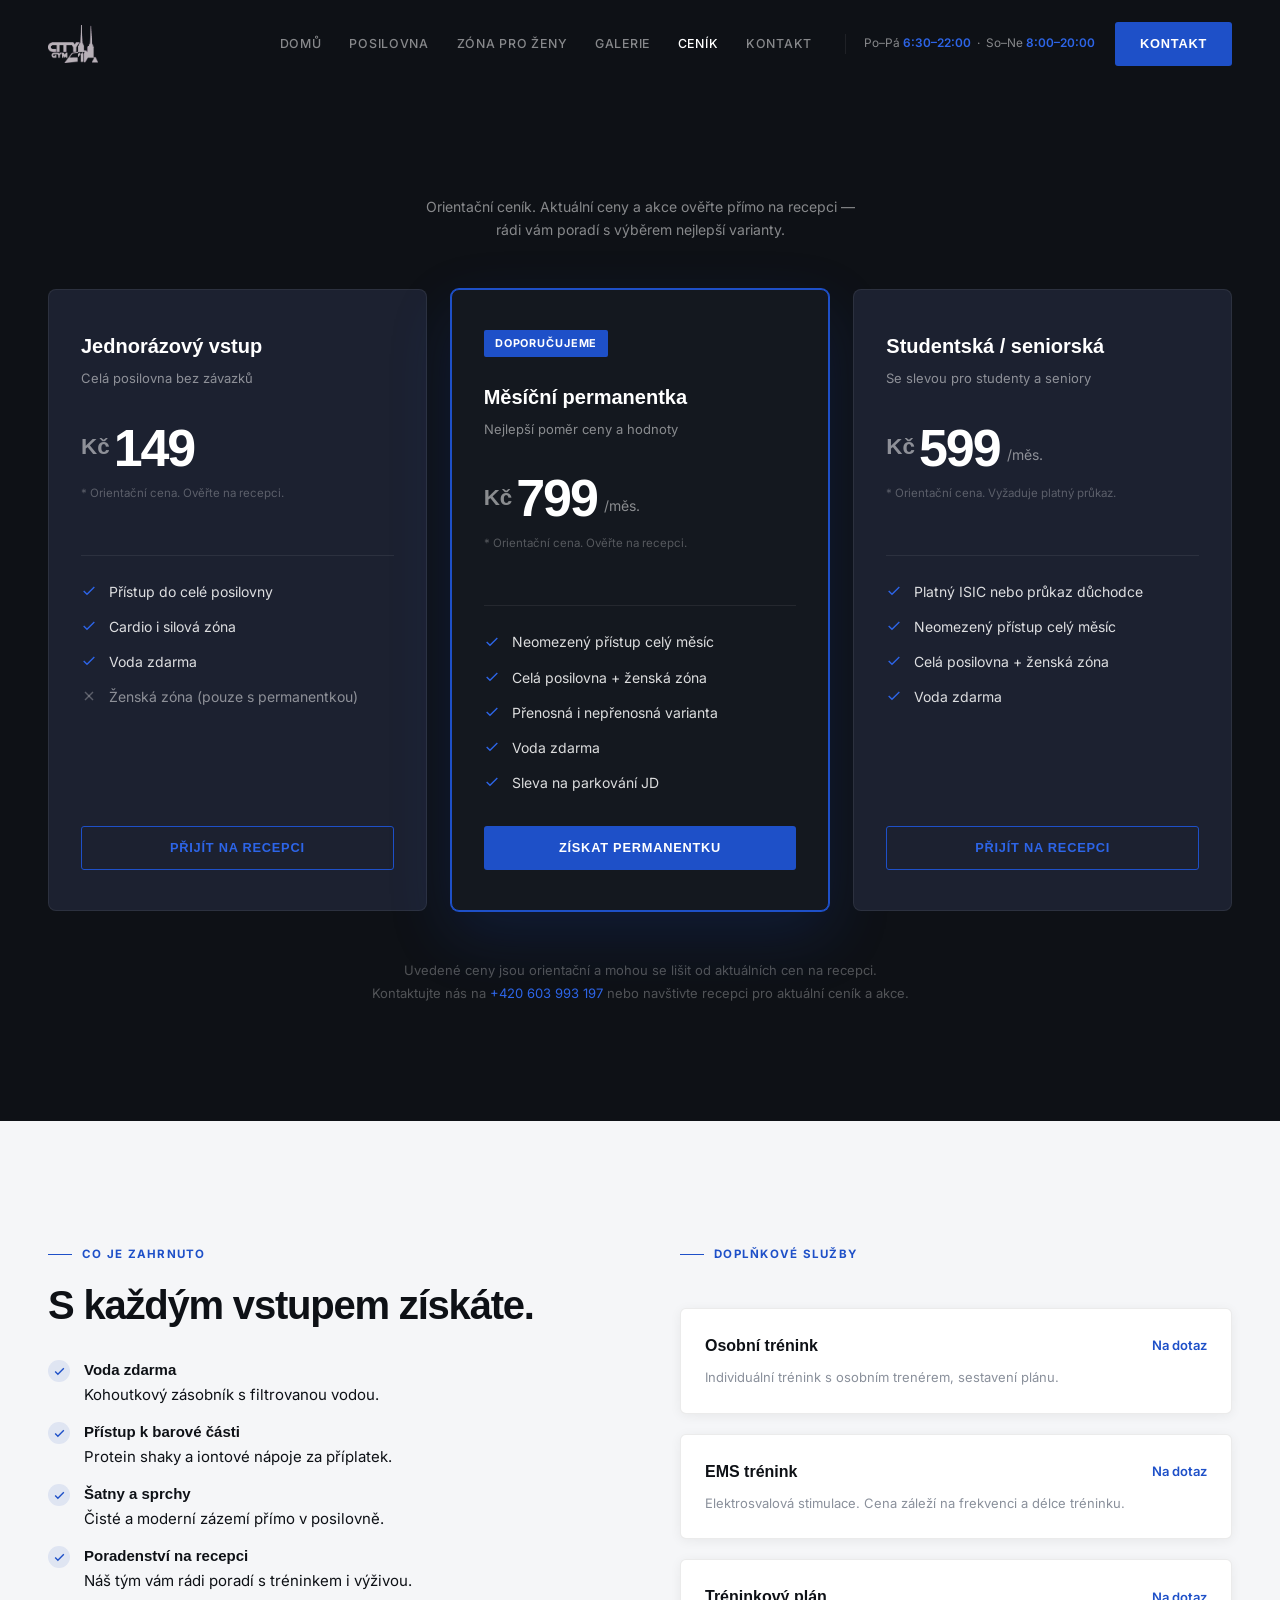
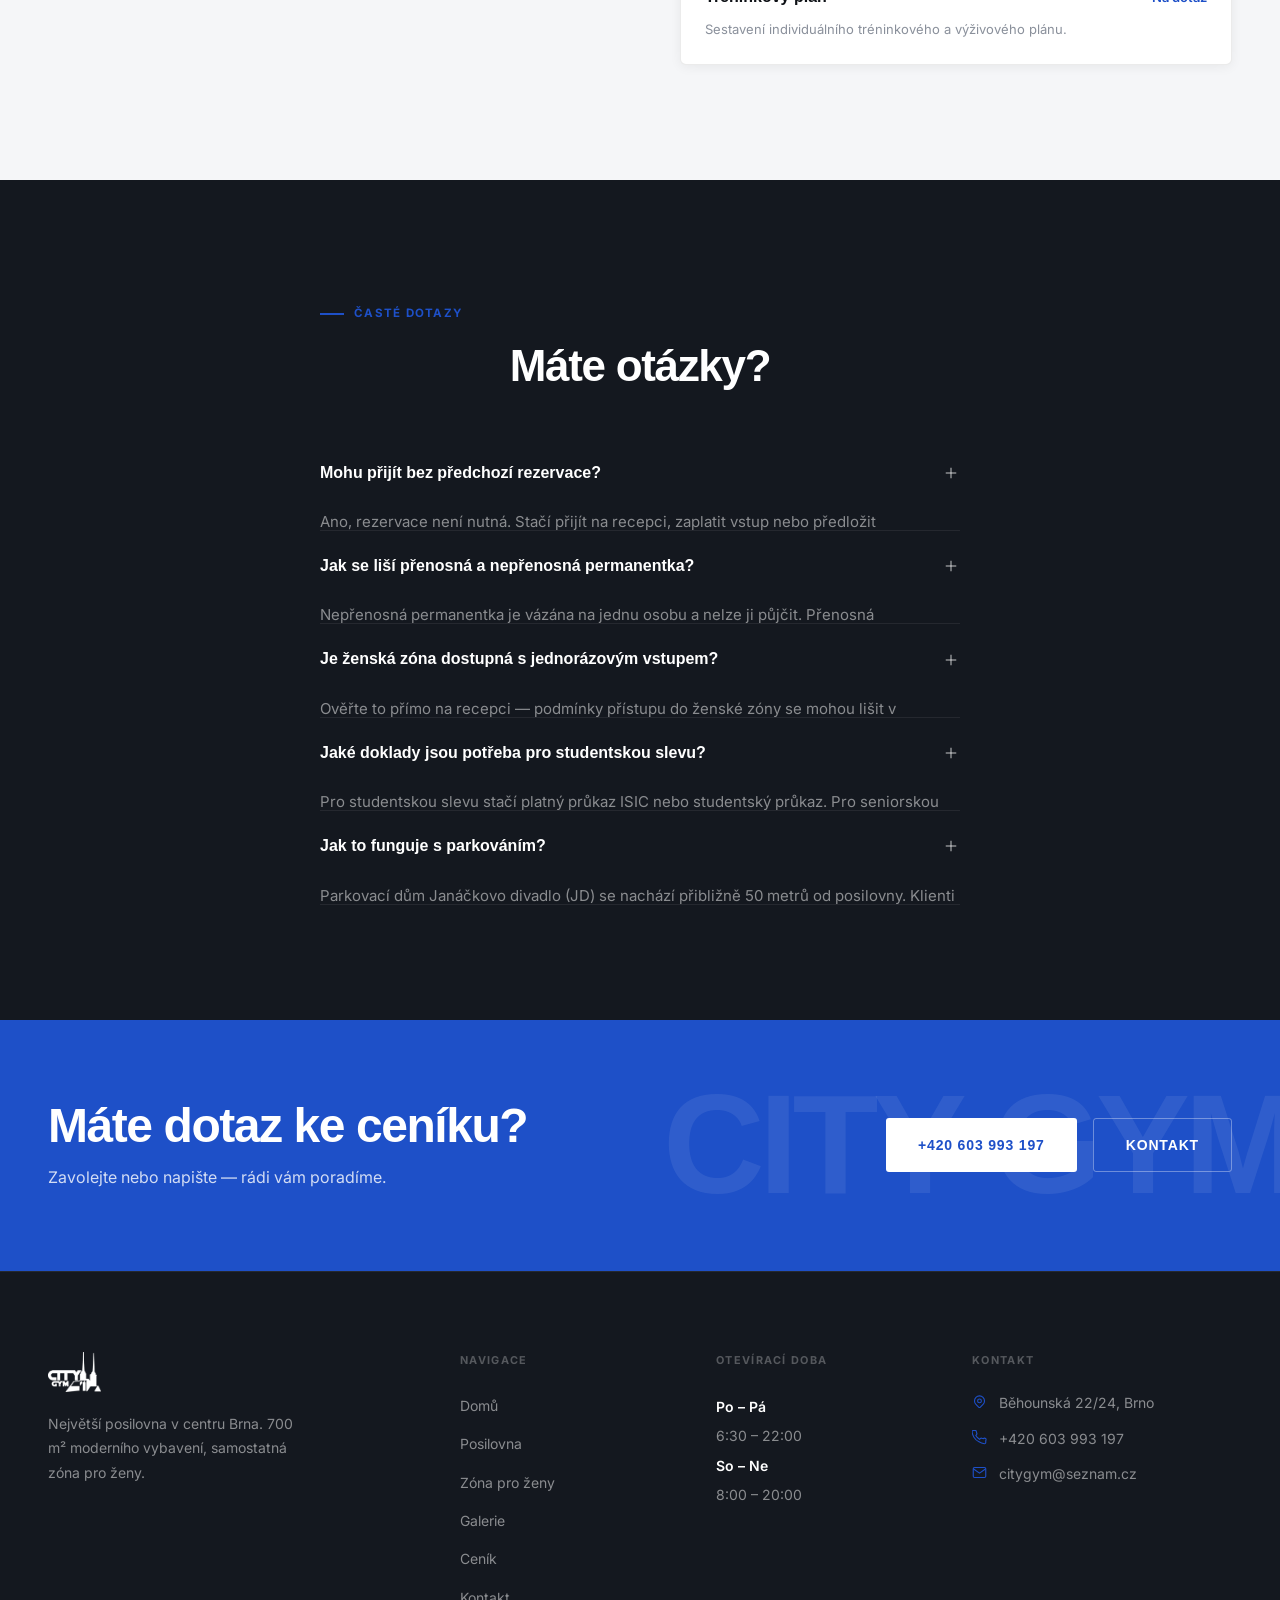
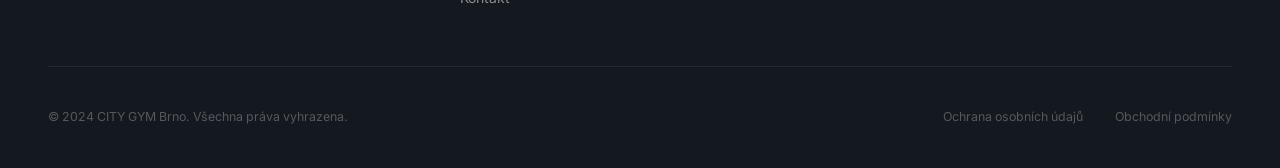
<file: cenik.html>
<!DOCTYPE html>
<html lang="cs">
<head>
<meta charset="UTF-8">
<meta name="viewport" content="width=device-width, initial-scale=1.0">
<title>Ceník — CITY GYM Brno</title>
<meta name="description" content="Ceník vstupů City Gym Brno. Jednorázový vstup, měsíční permanentka, studentské a seniorské slevy. Běhounská 22/24, centrum Brna.">
<link rel="preconnect" href="https://fonts.googleapis.com">
<link rel="preconnect" href="https://fonts.gstatic.com" crossorigin>
<link href="https://fonts.googleapis.com/css2?family=Space+Grotesk:wght@400;500;600;700&family=Inter:wght@400;500;600&display=swap" rel="stylesheet">
<link rel="stylesheet" href="css/style.css">
<noscript><style>.sr{opacity:1;transform:none}</style></noscript>
</head>
<body>

<!-- NAV -->
<header class="nav" id="nav">
  <div class="wrap">
    <div class="nav__row">
      <a href="index.html" class="nav__logo"><img src="assets/city-gym-logo.png?v=6" alt="City Gym Brno"></a>
      <nav aria-label="Hlavní menu">
        <ul class="nav__menu">
          <li><a href="index.html">Domů</a></li>
          <li><a href="posilovna.html">Posilovna</a></li>
          <li><a href="zona-pro-zeny.html">Zóna pro ženy</a></li>
          <li><a href="galerie.html">Galerie</a></li>
          <li><a href="cenik.html">Ceník</a></li>
          <li><a href="kontakt.html">Kontakt</a></li>
        </ul>
      </nav>
      <span class="nav__time">Po–Pá <b>6:30–22:00</b> &nbsp;·&nbsp; So–Ne <b>8:00–20:00</b></span>
      <a href="kontakt.html" class="btn btn-p">Kontakt</a>
      <button class="nav__burger" aria-label="Otevřít menu"><span></span><span></span><span></span></button>
    </div>
  </div>
</header>
<div class="nav__veil"></div>
<nav class="nav__drawer">
  <a href="index.html">Domů</a>
  <a href="posilovna.html">Posilovna</a>
  <a href="zona-pro-zeny.html">Zóna pro ženy</a>
  <a href="galerie.html">Galerie</a>
  <a href="cenik.html">Ceník</a>
  <a href="kontakt.html">Kontakt</a>
  <div class="nav__drawer-info">
    <p><b>Po–Pá</b>&ensp;6:30 – 22:00<br><b>So–Ne</b>&ensp;8:00 – 20:00</p>
  </div>
</nav>

<!-- PRICING CARDS -->
<section class="s s--dk" style="padding-top:calc(var(--sy) + 5rem)">
  <div class="wrap">
    <p style="text-align:center;font-size:.875rem;color:var(--txt-m);margin-bottom:3rem;max-width:48ch;margin-inline:auto">Orientační ceník. Aktuální ceny a akce ověřte přímo na recepci — rádi vám poradí s výběrem nejlepší varianty.</p>
    <div class="price-grid">

      <!-- Jednorázový vstup -->
      <div class="price-card sr sd1">
        <div class="price-name">Jednorázový vstup</div>
        <div class="price-sub">Celá posilovna bez závazků</div>
        <div class="price-val">
          <span class="price-cur">Kč</span>
          <span class="price-n">149</span>
        </div>
        <div class="price-note">* Orientační cena. Ověřte na recepci.</div>
        <div class="price-div"></div>
        <ul class="price-feats">
          <li class="price-feat">
            <svg width="16" height="16" viewBox="0 0 24 24" fill="none" stroke="currentColor" stroke-width="2"><polyline points="20 6 9 17 4 12"/></svg>
            Přístup do celé posilovny
          </li>
          <li class="price-feat">
            <svg width="16" height="16" viewBox="0 0 24 24" fill="none" stroke="currentColor" stroke-width="2"><polyline points="20 6 9 17 4 12"/></svg>
            Cardio i silová zóna
          </li>
          <li class="price-feat">
            <svg width="16" height="16" viewBox="0 0 24 24" fill="none" stroke="currentColor" stroke-width="2"><polyline points="20 6 9 17 4 12"/></svg>
            Voda zdarma
          </li>
          <li class="price-feat" style="color:var(--txt-m)">
            <svg width="16" height="16" viewBox="0 0 24 24" fill="none" stroke="currentColor" stroke-width="2" style="color:var(--txt-s)"><line x1="18" y1="6" x2="6" y2="18"/><line x1="6" y1="6" x2="18" y2="18"/></svg>
            Ženská zóna (pouze s permanentkou)
          </li>
        </ul>
        <a href="kontakt.html" class="btn btn-bo" style="width:100%;justify-content:center">Přijít na recepci</a>
      </div>

      <!-- Měsíční permanentka - FEATURED -->
      <div class="price-card price-card--feat sr sd2">
        <span class="price-badge">Doporučujeme</span>
        <div class="price-name">Měsíční permanentka</div>
        <div class="price-sub">Nejlepší poměr ceny a hodnoty</div>
        <div class="price-val">
          <span class="price-cur">Kč</span>
          <span class="price-n">799</span>
          <span class="price-per">/měs.</span>
        </div>
        <div class="price-note">* Orientační cena. Ověřte na recepci.</div>
        <div class="price-div"></div>
        <ul class="price-feats">
          <li class="price-feat">
            <svg width="16" height="16" viewBox="0 0 24 24" fill="none" stroke="currentColor" stroke-width="2"><polyline points="20 6 9 17 4 12"/></svg>
            Neomezený přístup celý měsíc
          </li>
          <li class="price-feat">
            <svg width="16" height="16" viewBox="0 0 24 24" fill="none" stroke="currentColor" stroke-width="2"><polyline points="20 6 9 17 4 12"/></svg>
            Celá posilovna + ženská zóna
          </li>
          <li class="price-feat">
            <svg width="16" height="16" viewBox="0 0 24 24" fill="none" stroke="currentColor" stroke-width="2"><polyline points="20 6 9 17 4 12"/></svg>
            Přenosná i nepřenosná varianta
          </li>
          <li class="price-feat">
            <svg width="16" height="16" viewBox="0 0 24 24" fill="none" stroke="currentColor" stroke-width="2"><polyline points="20 6 9 17 4 12"/></svg>
            Voda zdarma
          </li>
          <li class="price-feat">
            <svg width="16" height="16" viewBox="0 0 24 24" fill="none" stroke="currentColor" stroke-width="2"><polyline points="20 6 9 17 4 12"/></svg>
            Sleva na parkování JD
          </li>
        </ul>
        <a href="kontakt.html" class="btn btn-p" style="width:100%;justify-content:center;margin-top:auto">Získat permanentku</a>
      </div>

      <!-- Student / Senior -->
      <div class="price-card sr sd3">
        <div class="price-name">Studentská / seniorská</div>
        <div class="price-sub">Se slevou pro studenty a seniory</div>
        <div class="price-val">
          <span class="price-cur">Kč</span>
          <span class="price-n">599</span>
          <span class="price-per">/měs.</span>
        </div>
        <div class="price-note">* Orientační cena. Vyžaduje platný průkaz.</div>
        <div class="price-div"></div>
        <ul class="price-feats">
          <li class="price-feat">
            <svg width="16" height="16" viewBox="0 0 24 24" fill="none" stroke="currentColor" stroke-width="2"><polyline points="20 6 9 17 4 12"/></svg>
            Platný ISIC nebo průkaz důchodce
          </li>
          <li class="price-feat">
            <svg width="16" height="16" viewBox="0 0 24 24" fill="none" stroke="currentColor" stroke-width="2"><polyline points="20 6 9 17 4 12"/></svg>
            Neomezený přístup celý měsíc
          </li>
          <li class="price-feat">
            <svg width="16" height="16" viewBox="0 0 24 24" fill="none" stroke="currentColor" stroke-width="2"><polyline points="20 6 9 17 4 12"/></svg>
            Celá posilovna + ženská zóna
          </li>
          <li class="price-feat">
            <svg width="16" height="16" viewBox="0 0 24 24" fill="none" stroke="currentColor" stroke-width="2"><polyline points="20 6 9 17 4 12"/></svg>
            Voda zdarma
          </li>
        </ul>
        <a href="kontakt.html" class="btn btn-bo" style="width:100%;justify-content:center">Přijít na recepci</a>
      </div>
    </div>

    <p style="text-align:center;font-size:.8125rem;color:var(--txt-s);margin-top:3rem;line-height:1.8" class="sr">
      Uvedené ceny jsou orientační a mohou se lišit od aktuálních cen na recepci.<br>
      Kontaktujte nás na <a href="tel:+420603993197" style="color:var(--blue-lt)">+420 603 993 197</a> nebo navštivte recepci pro aktuální ceník a akce.
    </p>
  </div>
</section>

<!-- DOPLŇKOVÉ CENY / INFO -->
<section class="s s--lt">
  <div class="wrap">
    <div style="display:grid;grid-template-columns:1fr 1fr;gap:5rem;align-items:start" class="split">
      <div>
        <p class="eyebrow eyebrow-dk sr">Co je zahrnuto</p>
        <h2 class="disp sr sd1" style="font-size:clamp(1.75rem,3.5vw,2.5rem);margin-bottom:2rem">S každým vstupem získáte.</h2>
        <ul class="feat-list sr sd2" style="color:var(--dark)">
          <li class="feat-item">
            <span class="feat-icon" style="background:rgba(30,80,200,.1)"><svg width="13" height="13" viewBox="0 0 24 24" fill="none" stroke="#1E50C8" stroke-width="2.5"><polyline points="20 6 9 17 4 12"/></svg></span>
            <span class="feat-text"><strong>Voda zdarma</strong>Kohoutkový zásobník s filtrovanou vodou.</span>
          </li>
          <li class="feat-item">
            <span class="feat-icon" style="background:rgba(30,80,200,.1)"><svg width="13" height="13" viewBox="0 0 24 24" fill="none" stroke="#1E50C8" stroke-width="2.5"><polyline points="20 6 9 17 4 12"/></svg></span>
            <span class="feat-text"><strong>Přístup k barové části</strong>Protein shaky a iontové nápoje za příplatek.</span>
          </li>
          <li class="feat-item">
            <span class="feat-icon" style="background:rgba(30,80,200,.1)"><svg width="13" height="13" viewBox="0 0 24 24" fill="none" stroke="#1E50C8" stroke-width="2.5"><polyline points="20 6 9 17 4 12"/></svg></span>
            <span class="feat-text"><strong>Šatny a sprchy</strong>Čisté a moderní zázemí přímo v posilovně.</span>
          </li>
          <li class="feat-item">
            <span class="feat-icon" style="background:rgba(30,80,200,.1)"><svg width="13" height="13" viewBox="0 0 24 24" fill="none" stroke="#1E50C8" stroke-width="2.5"><polyline points="20 6 9 17 4 12"/></svg></span>
            <span class="feat-text"><strong>Poradenství na recepci</strong>Náš tým vám rádi poradí s tréninkem i výživou.</span>
          </li>
        </ul>
      </div>
      <div>
        <p class="eyebrow eyebrow-dk sr sd1">Doplňkové služby</p>
        <div style="display:flex;flex-direction:column;gap:1.25rem;margin-top:1.5rem">
          <div class="sr sd2" style="padding:1.5rem;background:var(--white);border:1px solid var(--line-lt);border-radius:6px;box-shadow:0 2px 12px rgba(0,0,0,.06)">
            <div style="display:flex;justify-content:space-between;align-items:center;margin-bottom:.5rem">
              <span style="font-family:var(--f-head);font-weight:700;color:var(--dark)">Osobní trénink</span>
              <span style="font-size:.8125rem;font-weight:600;color:var(--blue)">Na dotaz</span>
            </div>
            <p style="font-size:.8125rem;color:var(--txt-muted-dk)">Individuální trénink s osobním trenérem, sestavení plánu.</p>
          </div>
          <div class="sr sd3" style="padding:1.5rem;background:var(--white);border:1px solid var(--line-lt);border-radius:6px;box-shadow:0 2px 12px rgba(0,0,0,.06)">
            <div style="display:flex;justify-content:space-between;align-items:center;margin-bottom:.5rem">
              <span style="font-family:var(--f-head);font-weight:700;color:var(--dark)">EMS trénink</span>
              <span style="font-size:.8125rem;font-weight:600;color:var(--blue)">Na dotaz</span>
            </div>
            <p style="font-size:.8125rem;color:var(--txt-muted-dk)">Elektrosvalová stimulace. Cena záleží na frekvenci a délce tréninku.</p>
          </div>
          <div class="sr sd4" style="padding:1.5rem;background:var(--white);border:1px solid var(--line-lt);border-radius:6px;box-shadow:0 2px 12px rgba(0,0,0,.06)">
            <div style="display:flex;justify-content:space-between;align-items:center;margin-bottom:.5rem">
              <span style="font-family:var(--f-head);font-weight:700;color:var(--dark)">Tréninkový plán</span>
              <span style="font-size:.8125rem;font-weight:600;color:var(--blue)">Na dotaz</span>
            </div>
            <p style="font-size:.8125rem;color:var(--txt-muted-dk)">Sestavení individuálního tréninkového a výživového plánu.</p>
          </div>
        </div>
      </div>
    </div>
  </div>
</section>

<!-- FAQ -->
<section class="s s--dk2">
  <div class="wrap">
    <div style="max-width:640px;margin:0 auto">
      <p class="eyebrow sr" style="justify-content:center">Časté dotazy</p>
      <h2 class="disp sr sd1" style="text-align:center;margin-bottom:3rem;font-size:clamp(1.75rem,4vw,2.75rem)">Máte otázky?</h2>

      <div class="faq-item">
        <button class="faq-btn">
          Mohu přijít bez předchozí rezervace?
          <svg width="18" height="18" viewBox="0 0 24 24" fill="none" stroke="currentColor" stroke-width="2"><line x1="12" y1="5" x2="12" y2="19"/><line x1="5" y1="12" x2="19" y2="12"/></svg>
        </button>
        <div class="faq-ans"><div class="faq-ans-in">Ano, rezervace není nutná. Stačí přijít na recepci, zaplatit vstup nebo předložit permanentku a jste v tom. Přijít můžete kdykoliv v rámci otevírací doby.</div></div>
      </div>

      <div class="faq-item">
        <button class="faq-btn">
          Jak se liší přenosná a nepřenosná permanentka?
          <svg width="18" height="18" viewBox="0 0 24 24" fill="none" stroke="currentColor" stroke-width="2"><line x1="12" y1="5" x2="12" y2="19"/><line x1="5" y1="12" x2="19" y2="12"/></svg>
        </button>
        <div class="faq-ans"><div class="faq-ans-in">Nepřenosná permanentka je vázána na jednu osobu a nelze ji půjčit. Přenosná permanentka může v daný den použít kdokoliv — vhodné pro rodiny nebo kamarády, kteří se střídají. Ceny se liší, zeptejte se na recepci.</div></div>
      </div>

      <div class="faq-item">
        <button class="faq-btn">
          Je ženská zóna dostupná s jednorázovým vstupem?
          <svg width="18" height="18" viewBox="0 0 24 24" fill="none" stroke="currentColor" stroke-width="2"><line x1="12" y1="5" x2="12" y2="19"/><line x1="5" y1="12" x2="19" y2="12"/></svg>
        </button>
        <div class="faq-ans"><div class="faq-ans-in">Ověřte to přímo na recepci — podmínky přístupu do ženské zóny se mohou lišit v závislosti na aktuálním ceníku. Naše recepce vám vše vysvětlí.</div></div>
      </div>

      <div class="faq-item">
        <button class="faq-btn">
          Jaké doklady jsou potřeba pro studentskou slevu?
          <svg width="18" height="18" viewBox="0 0 24 24" fill="none" stroke="currentColor" stroke-width="2"><line x1="12" y1="5" x2="12" y2="19"/><line x1="5" y1="12" x2="19" y2="12"/></svg>
        </button>
        <div class="faq-ans"><div class="faq-ans-in">Pro studentskou slevu stačí platný průkaz ISIC nebo studentský průkaz. Pro seniorskou slevu průkaz důchodce nebo občanský průkaz s datem narození. Průkaz je třeba předložit při prvním zakoupení permanentky.</div></div>
      </div>

      <div class="faq-item">
        <button class="faq-btn">
          Jak to funguje s parkováním?
          <svg width="18" height="18" viewBox="0 0 24 24" fill="none" stroke="currentColor" stroke-width="2"><line x1="12" y1="5" x2="12" y2="19"/><line x1="5" y1="12" x2="19" y2="12"/></svg>
        </button>
        <div class="faq-ans"><div class="faq-ans-in">Parkovací dům Janáčkovo divadlo (JD) se nachází přibližně 50 metrů od posilovny. Klienti City Gym mají nárok na parkování za zvýhodněnou cenu — přibližně za poloviční sazbu. Potvrzení o slevě získáte na recepci.</div></div>
      </div>
    </div>
  </div>
</section>

<!-- CTA -->
<section class="cta-band">
  <div class="wrap">
    <div class="cta-band__inner" style="display:flex;align-items:center;justify-content:space-between;gap:3rem;flex-wrap:wrap">
      <div class="sr">
        <h2 style="font-family:var(--f-head);font-size:clamp(1.75rem,4vw,3rem);font-weight:700;letter-spacing:-.03em;line-height:1.1;margin-bottom:.75rem">Máte dotaz ke ceníku?</h2>
        <p style="font-size:1rem;color:rgba(255,255,255,.8)">Zavolejte nebo napište — rádi vám poradíme.</p>
      </div>
      <div style="display:flex;gap:1rem;flex-wrap:wrap" class="sr sd2">
        <a href="tel:+420603993197" class="btn btn-lg" style="background:#fff;color:var(--blue);font-family:var(--f-head);font-weight:700;font-size:.875rem;letter-spacing:.06em;text-transform:uppercase;border-radius:3px;padding:.9rem 2rem">+420 603 993 197</a>
        <a href="kontakt.html" class="btn btn-lg" style="background:transparent;color:#fff;border:1px solid rgba(255,255,255,.35);font-family:var(--f-head);font-weight:700;font-size:.875rem;letter-spacing:.06em;text-transform:uppercase;border-radius:3px;padding:.9rem 2rem">Kontakt</a>
      </div>
    </div>
  </div>
</section>

<!-- FOOTER -->
<footer class="footer">
  <div class="wrap">
    <div class="footer__top">
      <div>
        <div class="footer__logo"><img src="assets/city-gym-logo.png?v=6" alt="City Gym Brno"></div>
        <p class="footer__tagline">Největší posilovna v centru Brna. 700 m² moderního vybavení, samostatná zóna pro ženy.</p>
      </div>
      <div>
        <h4 class="footer__col-h">Navigace</h4>
        <ul class="footer__links">
          <li><a href="index.html">Domů</a></li>
          <li><a href="posilovna.html">Posilovna</a></li>
          <li><a href="zona-pro-zeny.html">Zóna pro ženy</a></li>
          <li><a href="galerie.html">Galerie</a></li>
          <li><a href="cenik.html">Ceník</a></li>
          <li><a href="kontakt.html">Kontakt</a></li>
        </ul>
      </div>
      <div>
        <h4 class="footer__col-h">Otevírací doba</h4>
        <div style="font-size:.875rem;color:var(--txt-m);line-height:2.1">
          <span style="color:var(--white);font-weight:600">Po – Pá</span><br>6:30 – 22:00<br>
          <span style="color:var(--white);font-weight:600">So – Ne</span><br>8:00 – 20:00
        </div>
      </div>
      <div>
        <h4 class="footer__col-h">Kontakt</h4>
        <div class="footer__c-row"><svg width="15" height="15" viewBox="0 0 24 24" fill="none" stroke="currentColor" stroke-width="1.75"><path d="M17.657 16.657L13.414 20.9a2 2 0 01-2.827 0l-4.244-4.243a8 8 0 1111.314 0z"/><circle cx="12" cy="11" r="3"/></svg><p>Běhounská 22/24, Brno</p></div>
        <div class="footer__c-row"><svg width="15" height="15" viewBox="0 0 24 24" fill="none" stroke="currentColor" stroke-width="1.75"><path d="M22 16.92v3a2 2 0 01-2.18 2 19.79 19.79 0 01-8.63-3.07A19.5 19.5 0 013.07 11.5 19.79 19.79 0 01.06 2.86 2 2 0 012 .68h3a2 2 0 012 1.72 12.84 12.84 0 00.7 2.81 2 2 0 01-.45 2.11L6.09 8.91a16 16 0 006 6l1.27-1.27a2 2 0 012.11-.45 12.84 12.84 0 002.81.7A2 2 0 0122 16.92z"/></svg><a href="tel:+420603993197">+420 603 993 197</a></div>
        <div class="footer__c-row"><svg width="15" height="15" viewBox="0 0 24 24" fill="none" stroke="currentColor" stroke-width="1.75"><path d="M4 4h16c1.1 0 2 .9 2 2v12c0 1.1-.9 2-2 2H4c-1.1 0-2-.9-2-2V6c0-1.1.9-2 2-2z"/><polyline points="22,6 12,13 2,6"/></svg><a href="mailto:citygym@seznam.cz">citygym@seznam.cz</a></div>
      </div>
    </div>
    <div class="footer__bot">
      <p class="footer__copy">© 2024 CITY GYM Brno. Všechna práva vyhrazena.</p>
      <div class="footer__legal"><a href="#">Ochrana osobních údajů</a><a href="#">Obchodní podmínky</a></div>
    </div>
  </div>
</footer>

<script src="js/main.js"></script>
</body>
</html>
</file>
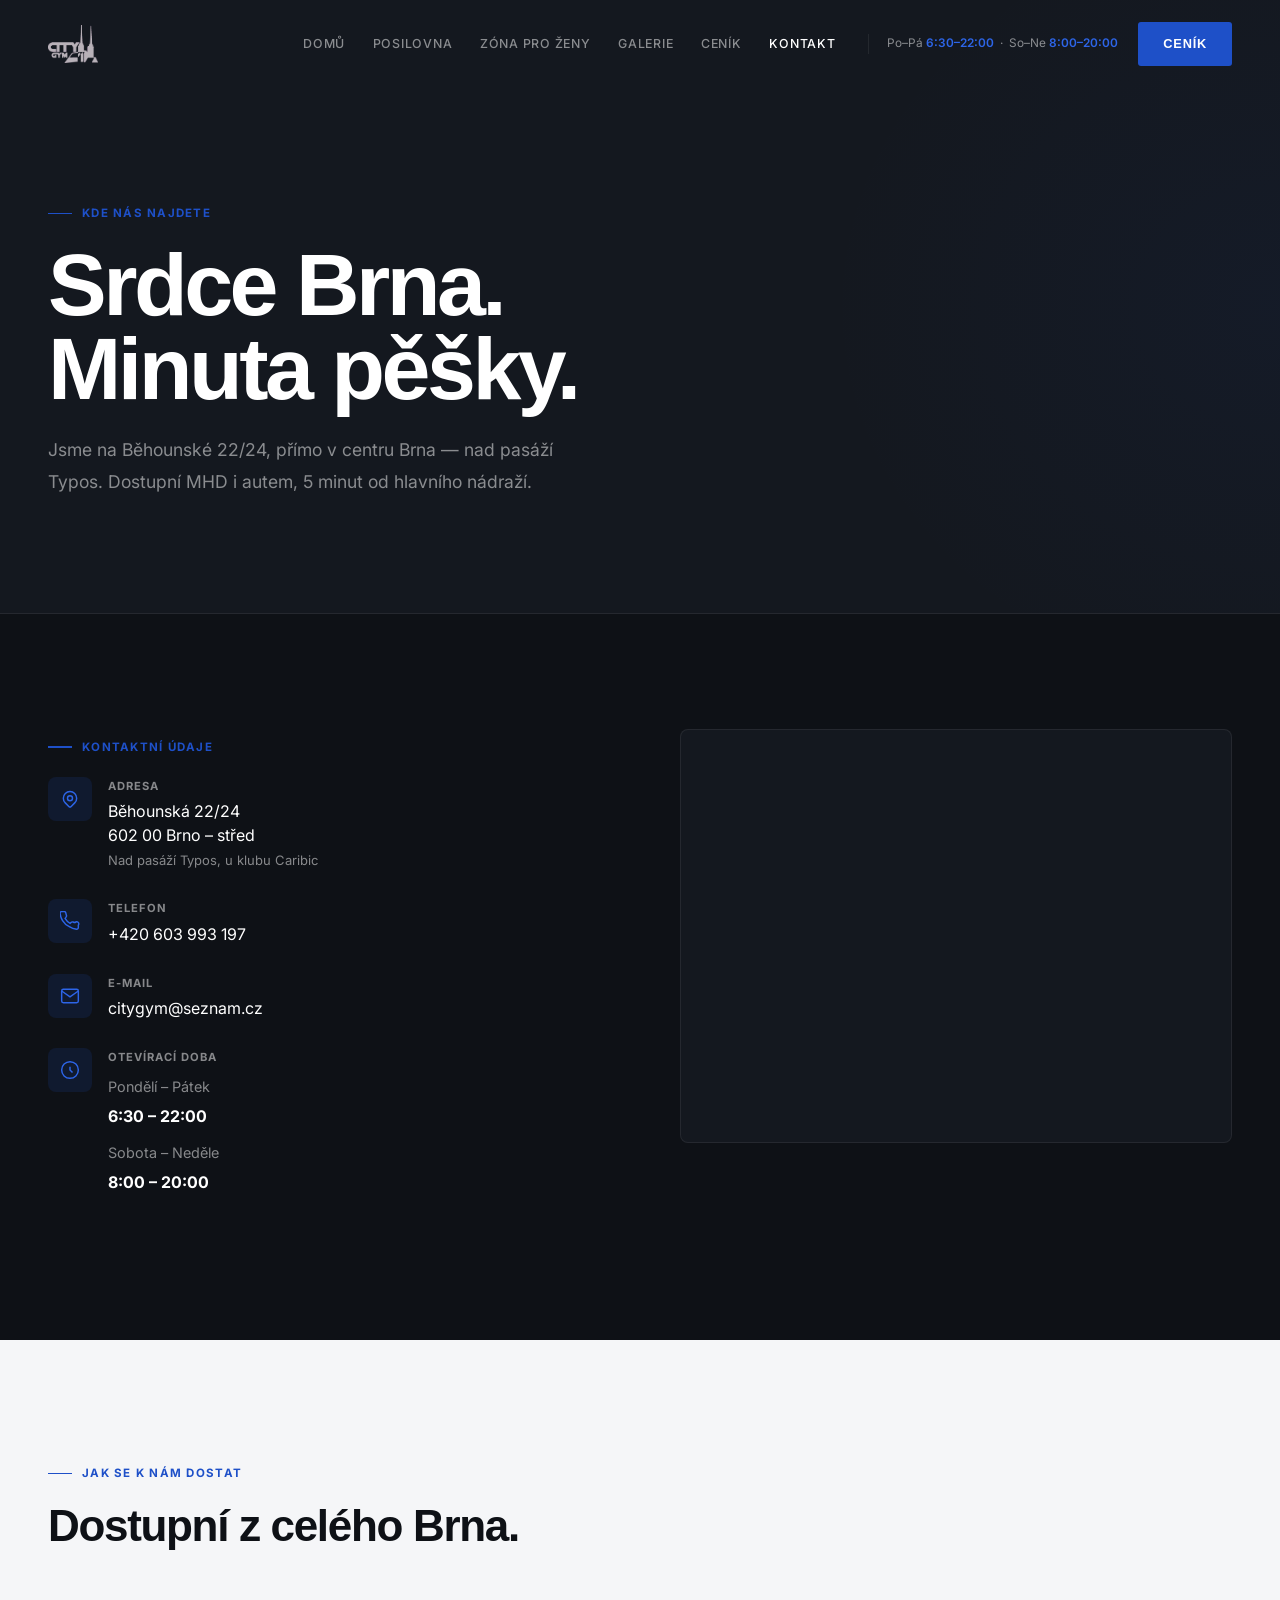
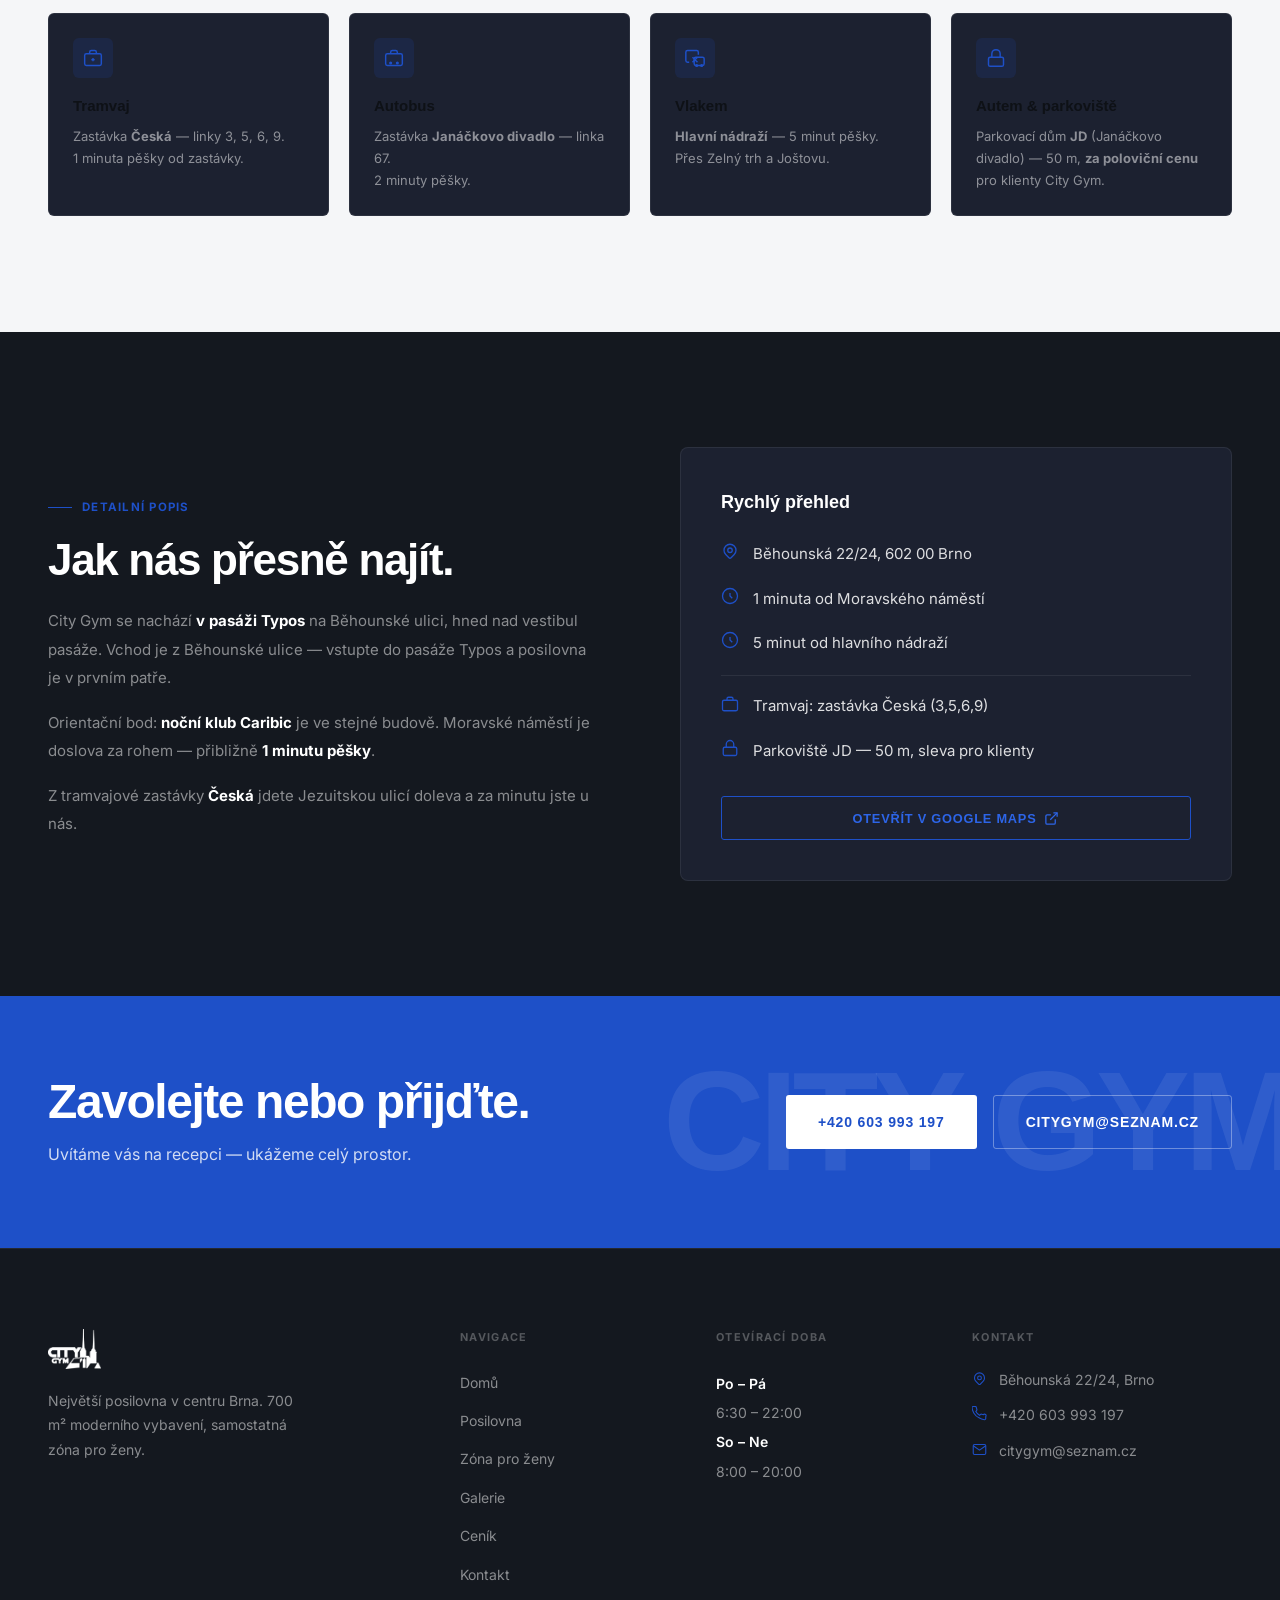
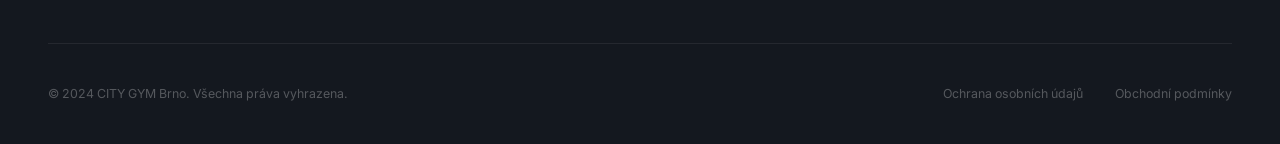
<file: kontakt.html>
<!DOCTYPE html>
<html lang="cs">
<head>
<meta charset="UTF-8">
<meta name="viewport" content="width=device-width, initial-scale=1.0">
<title>Kontakt — CITY GYM Brno</title>
<meta name="description" content="Kontakt a adresa City Gym Brno. Běhounská 22/24, 602 00 Brno – střed. Tel: +420 603 993 197. Dostupnost MHD i autem. 1 minuta od Moravského náměstí.">
<link rel="preconnect" href="https://fonts.googleapis.com">
<link rel="preconnect" href="https://fonts.gstatic.com" crossorigin>
<link href="https://fonts.googleapis.com/css2?family=Space+Grotesk:wght@400;500;600;700&family=Inter:wght@400;500;600&display=swap" rel="stylesheet">
<link rel="stylesheet" href="css/style.css">
<noscript><style>.sr{opacity:1;transform:none}</style></noscript>
</head>
<body>

<!-- NAV -->
<header class="nav" id="nav">
  <div class="wrap">
    <div class="nav__row">
      <a href="index.html" class="nav__logo"><img src="assets/city-gym-logo.png?v=6" alt="City Gym Brno"></a>
      <nav aria-label="Hlavní menu">
        <ul class="nav__menu">
          <li><a href="index.html">Domů</a></li>
          <li><a href="posilovna.html">Posilovna</a></li>
          <li><a href="zona-pro-zeny.html">Zóna pro ženy</a></li>
          <li><a href="galerie.html">Galerie</a></li>
          <li><a href="cenik.html">Ceník</a></li>
          <li><a href="kontakt.html">Kontakt</a></li>
        </ul>
      </nav>
      <span class="nav__time">Po–Pá <b>6:30–22:00</b> &nbsp;·&nbsp; So–Ne <b>8:00–20:00</b></span>
      <a href="cenik.html" class="btn btn-p">Ceník</a>
      <button class="nav__burger" aria-label="Otevřít menu"><span></span><span></span><span></span></button>
    </div>
  </div>
</header>
<div class="nav__veil"></div>
<nav class="nav__drawer">
  <a href="index.html">Domů</a>
  <a href="posilovna.html">Posilovna</a>
  <a href="zona-pro-zeny.html">Zóna pro ženy</a>
  <a href="galerie.html">Galerie</a>
  <a href="cenik.html">Ceník</a>
  <a href="kontakt.html">Kontakt</a>
  <div class="nav__drawer-info">
    <p><b>Po–Pá</b>&ensp;6:30 – 22:00<br><b>So–Ne</b>&ensp;8:00 – 20:00</p>
  </div>
</nav>

<!-- PAGE HERO -->
<section class="pg-hero">
  <div class="wrap">
    <p class="eyebrow sr">Kde nás najdete</p>
    <h1 style="font-family:var(--f-head);font-size:clamp(2.5rem,7vw,5.5rem);font-weight:700;line-height:.95;letter-spacing:-.04em;max-width:12ch;margin-bottom:1.5rem" class="sr sd1">
      Srdce Brna. Minuta pěšky.
    </h1>
    <p class="body-lg txt-m sr sd2" style="max-width:46ch">
      Jsme na Běhounské 22/24, přímo v centru Brna — nad pasáží Typos. Dostupní MHD i autem, 5 minut od hlavního nádraží.
    </p>
  </div>
</section>

<!-- KONTAKT + MAPA -->
<section class="s s--dk">
  <div class="wrap">
    <div class="contact-grid">
      <!-- Kontaktní info -->
      <div>
        <p class="eyebrow sr">Kontaktní údaje</p>

        <div class="contact-item sr sd1">
          <div class="contact-item__icon">
            <svg width="20" height="20" viewBox="0 0 24 24" fill="none" stroke="#2D65E8" stroke-width="1.75"><path d="M17.657 16.657L13.414 20.9a2 2 0 01-2.827 0l-4.244-4.243a8 8 0 1111.314 0z"/><circle cx="12" cy="11" r="3"/></svg>
          </div>
          <div>
            <div class="contact-item__lbl">Adresa</div>
            <div class="contact-item__val">
              Běhounská 22/24<br>
              602 00 Brno – střed<br>
              <span style="font-size:.8125rem;color:var(--txt-m)">Nad pasáží Typos, u klubu Caribic</span>
            </div>
          </div>
        </div>

        <div class="contact-item sr sd2">
          <div class="contact-item__icon">
            <svg width="20" height="20" viewBox="0 0 24 24" fill="none" stroke="#2D65E8" stroke-width="1.75"><path d="M22 16.92v3a2 2 0 01-2.18 2 19.79 19.79 0 01-8.63-3.07A19.5 19.5 0 013.07 11.5 19.79 19.79 0 01.06 2.86 2 2 0 012 .68h3a2 2 0 012 1.72 12.84 12.84 0 00.7 2.81 2 2 0 01-.45 2.11L6.09 8.91a16 16 0 006 6l1.27-1.27a2 2 0 012.11-.45 12.84 12.84 0 002.81.7A2 2 0 0122 16.92z"/></svg>
          </div>
          <div>
            <div class="contact-item__lbl">Telefon</div>
            <div class="contact-item__val">
              <a href="tel:+420603993197">+420 603 993 197</a>
            </div>
          </div>
        </div>

        <div class="contact-item sr sd3">
          <div class="contact-item__icon">
            <svg width="20" height="20" viewBox="0 0 24 24" fill="none" stroke="#2D65E8" stroke-width="1.75"><path d="M4 4h16c1.1 0 2 .9 2 2v12c0 1.1-.9 2-2 2H4c-1.1 0-2-.9-2-2V6c0-1.1.9-2 2-2z"/><polyline points="22,6 12,13 2,6"/></svg>
          </div>
          <div>
            <div class="contact-item__lbl">E-mail</div>
            <div class="contact-item__val">
              <a href="mailto:citygym@seznam.cz">citygym@seznam.cz</a>
            </div>
          </div>
        </div>

        <div class="contact-item sr sd4">
          <div class="contact-item__icon">
            <svg width="20" height="20" viewBox="0 0 24 24" fill="none" stroke="#2D65E8" stroke-width="1.75"><circle cx="12" cy="12" r="10"/><path d="M12 8v4l3 3"/></svg>
          </div>
          <div>
            <div class="contact-item__lbl">Otevírací doba</div>
            <div class="contact-item__val" style="line-height:1.9">
              <span style="color:var(--txt-m);font-size:.9rem">Pondělí – Pátek</span><br>
              <strong>6:30 – 22:00</strong><br>
              <span style="color:var(--txt-m);font-size:.9rem;margin-top:.5rem;display:block">Sobota – Neděle</span>
              <strong>8:00 – 20:00</strong>
            </div>
          </div>
        </div>
      </div>

      <!-- Mapa -->
      <div class="sr fr">
        <div class="map-box map-box--live">
          <iframe
            src="https://maps.google.com/maps?q=Běhounská+22/24,+Brno,+Czech+Republic&output=embed&hl=cs"
            width="100%" height="100%"
            style="border:0;display:block;"
            allowfullscreen="" loading="lazy"
            referrerpolicy="no-referrer-when-downgrade"
            title="City Gym Brno — Běhounská 22/24">
          </iframe>
        </div>
      </div>
    </div>
  </div>
</section>

<!-- DOPRAVA -->
<section class="s s--lt">
  <div class="wrap">
    <div style="max-width:560px;margin-bottom:4rem">
      <p class="eyebrow eyebrow-dk sr">Jak se k nám dostat</p>
      <h2 class="disp sr sd1" style="font-size:clamp(1.75rem,4vw,2.75rem)">Dostupní z celého Brna.</h2>
    </div>
    <div class="transport-grid">
      <div class="transport-card sr sd1">
        <div class="transport-card__icon">
          <svg width="20" height="20" viewBox="0 0 24 24" fill="none" stroke="#1E50C8" stroke-width="1.75"><rect x="2" y="7" width="20" height="14" rx="2"/><path d="M16 7V5a2 2 0 00-2-2h-4a2 2 0 00-2 2v2"/><line x1="12" y1="12" x2="12" y2="16"/><line x1="10" y1="14" x2="14" y2="14"/></svg>
        </div>
        <h3 class="transport-card__title">Tramvaj</h3>
        <p class="transport-card__text">Zastávka <strong>Česká</strong> — linky 3, 5, 6, 9.<br>1 minuta pěšky od zastávky.</p>
      </div>
      <div class="transport-card sr sd2">
        <div class="transport-card__icon">
          <svg width="20" height="20" viewBox="0 0 24 24" fill="none" stroke="#1E50C8" stroke-width="1.75"><rect x="2" y="7" width="20" height="14" rx="2"/><path d="M16 7V5a2 2 0 00-2-2h-4a2 2 0 00-2 2v2"/><circle cx="8" cy="18" r="1"/><circle cx="16" cy="18" r="1"/></svg>
        </div>
        <h3 class="transport-card__title">Autobus</h3>
        <p class="transport-card__text">Zastávka <strong>Janáčkovo divadlo</strong> — linka 67.<br>2 minuty pěšky.</p>
      </div>
      <div class="transport-card sr sd3">
        <div class="transport-card__icon">
          <svg width="20" height="20" viewBox="0 0 24 24" fill="none" stroke="#1E50C8" stroke-width="1.75"><path d="M5 17H3a2 2 0 01-2-2V5a2 2 0 012-2h11a2 2 0 012 2v3"/><path d="M9 17l3-3m0 0l3-3m-3 3l-3-3m3 3l3 3"/><rect x="11" y="11" width="12" height="10" rx="2"/><circle cx="14" cy="21" r="1"/><circle cx="20" cy="21" r="1"/></svg>
        </div>
        <h3 class="transport-card__title">Vlakem</h3>
        <p class="transport-card__text"><strong>Hlavní nádraží</strong> — 5 minut pěšky.<br>Přes Zelný trh a Joštovu.</p>
      </div>
      <div class="transport-card sr sd4">
        <div class="transport-card__icon">
          <svg width="20" height="20" viewBox="0 0 24 24" fill="none" stroke="#1E50C8" stroke-width="1.75"><rect x="3" y="11" width="18" height="11" rx="2"/><path d="M7 11V7a5 5 0 0110 0v4"/></svg>
        </div>
        <h3 class="transport-card__title">Autem &amp; parkoviště</h3>
        <p class="transport-card__text">Parkovací dům <strong>JD</strong> (Janáčkovo divadlo) — 50 m, <strong>za poloviční cenu</strong> pro klienty City Gym.</p>
      </div>
    </div>
  </div>
</section>

<!-- DETAILNÍ POPIS POLOHY -->
<section class="s s--dk2">
  <div class="wrap">
    <div style="display:grid;grid-template-columns:1fr 1fr;gap:5rem;align-items:center" class="split">
      <div>
        <p class="eyebrow sr">Detailní popis</p>
        <h2 class="disp sr sd1" style="font-size:clamp(1.75rem,4vw,2.75rem);margin-bottom:1.5rem">Jak nás přesně najít.</h2>
        <div style="font-size:.9375rem;color:var(--txt-m);line-height:1.9" class="sr sd2">
          <p style="margin-bottom:1rem">
            City Gym se nachází <strong style="color:var(--white)">v pasáži Typos</strong> na Běhounské ulici, hned nad vestibul pasáže. Vchod je z Běhounské ulice — vstupte do pasáže Typos a posilovna je v prvním patře.
          </p>
          <p style="margin-bottom:1rem">
            Orientační bod: <strong style="color:var(--white)">noční klub Caribic</strong> je ve stejné budově. Moravské náměstí je doslova za rohem — přibližně <strong style="color:var(--white)">1 minutu pěšky</strong>.
          </p>
          <p>
            Z tramvajové zastávky <strong style="color:var(--white)">Česká</strong> jdete Jezuitskou ulicí doleva a za minutu jste u nás.
          </p>
        </div>
      </div>
      <div class="sr fr">
        <div style="background:var(--dark3);border:1px solid var(--line);border-radius:8px;padding:2.5rem">
          <h3 style="font-family:var(--f-head);font-size:1.125rem;font-weight:700;margin-bottom:1.5rem">Rychlý přehled</h3>
          <div style="display:flex;flex-direction:column;gap:1.125rem">
            <div style="display:flex;align-items:center;gap:.875rem">
              <span style="color:var(--blue);flex-shrink:0">
                <svg width="18" height="18" viewBox="0 0 24 24" fill="none" stroke="currentColor" stroke-width="1.75"><path d="M17.657 16.657L13.414 20.9a2 2 0 01-2.827 0l-4.244-4.243a8 8 0 1111.314 0z"/><circle cx="12" cy="11" r="3"/></svg>
              </span>
              <span style="font-size:.9375rem;color:var(--txt)">Běhounská 22/24, 602 00 Brno</span>
            </div>
            <div style="display:flex;align-items:center;gap:.875rem">
              <span style="color:var(--blue);flex-shrink:0">
                <svg width="18" height="18" viewBox="0 0 24 24" fill="none" stroke="currentColor" stroke-width="1.75"><circle cx="12" cy="12" r="10"/><path d="M12 8v4l3 3"/></svg>
              </span>
              <span style="font-size:.9375rem;color:var(--txt)">1 minuta od Moravského náměstí</span>
            </div>
            <div style="display:flex;align-items:center;gap:.875rem">
              <span style="color:var(--blue);flex-shrink:0">
                <svg width="18" height="18" viewBox="0 0 24 24" fill="none" stroke="currentColor" stroke-width="1.75"><circle cx="12" cy="12" r="10"/><path d="M12 8v4l3 3"/></svg>
              </span>
              <span style="font-size:.9375rem;color:var(--txt)">5 minut od hlavního nádraží</span>
            </div>
            <div style="height:1px;background:var(--line)"></div>
            <div style="display:flex;align-items:center;gap:.875rem">
              <span style="color:var(--blue);flex-shrink:0">
                <svg width="18" height="18" viewBox="0 0 24 24" fill="none" stroke="currentColor" stroke-width="1.75"><rect x="2" y="7" width="20" height="14" rx="2"/><path d="M16 7V5a2 2 0 00-2-2h-4a2 2 0 00-2 2v2"/></svg>
              </span>
              <span style="font-size:.9375rem;color:var(--txt)">Tramvaj: zastávka Česká (3,5,6,9)</span>
            </div>
            <div style="display:flex;align-items:center;gap:.875rem">
              <span style="color:var(--blue);flex-shrink:0">
                <svg width="18" height="18" viewBox="0 0 24 24" fill="none" stroke="currentColor" stroke-width="1.75"><rect x="3" y="11" width="18" height="11" rx="2"/><path d="M7 11V7a5 5 0 0110 0v4"/></svg>
              </span>
              <span style="font-size:.9375rem;color:var(--txt)">Parkoviště JD — 50 m, sleva pro klienty</span>
            </div>
          </div>
          <div style="margin-top:2rem">
            <a href="https://maps.google.com/?q=Běhounská+22,+Brno" target="_blank" rel="noopener" class="btn btn-bo" style="width:100%;justify-content:center">
              Otevřít v Google Maps
              <svg width="15" height="15" viewBox="0 0 24 24" fill="none" stroke="currentColor" stroke-width="2"><path d="M18 13v6a2 2 0 01-2 2H5a2 2 0 01-2-2V8a2 2 0 012-2h6"/><polyline points="15 3 21 3 21 9"/><line x1="10" y1="14" x2="21" y2="3"/></svg>
            </a>
          </div>
        </div>
      </div>
    </div>
  </div>
</section>

<!-- CTA -->
<section class="cta-band">
  <div class="wrap">
    <div class="cta-band__inner" style="display:flex;align-items:center;justify-content:space-between;gap:3rem;flex-wrap:wrap">
      <div class="sr">
        <h2 style="font-family:var(--f-head);font-size:clamp(1.75rem,4vw,3rem);font-weight:700;letter-spacing:-.03em;line-height:1.1;margin-bottom:.75rem">Zavolejte nebo přijďte.</h2>
        <p style="font-size:1rem;color:rgba(255,255,255,.8)">Uvítáme vás na recepci — ukážeme celý prostor.</p>
      </div>
      <div style="display:flex;gap:1rem;flex-wrap:wrap" class="sr sd2">
        <a href="tel:+420603993197" class="btn btn-lg" style="background:#fff;color:var(--blue);font-family:var(--f-head);font-weight:700;font-size:.875rem;letter-spacing:.06em;text-transform:uppercase;border-radius:3px;padding:.9rem 2rem">+420 603 993 197</a>
        <a href="mailto:citygym@seznam.cz" class="btn btn-lg" style="background:transparent;color:#fff;border:1px solid rgba(255,255,255,.35);font-family:var(--f-head);font-weight:700;font-size:.875rem;letter-spacing:.06em;text-transform:uppercase;border-radius:3px;padding:.9rem 2rem">citygym@seznam.cz</a>
      </div>
    </div>
  </div>
</section>

<!-- FOOTER -->
<footer class="footer">
  <div class="wrap">
    <div class="footer__top">
      <div>
        <div class="footer__logo"><img src="assets/city-gym-logo.png?v=6" alt="City Gym Brno"></div>
        <p class="footer__tagline">Největší posilovna v centru Brna. 700 m² moderního vybavení, samostatná zóna pro ženy.</p>
      </div>
      <div>
        <h4 class="footer__col-h">Navigace</h4>
        <ul class="footer__links">
          <li><a href="index.html">Domů</a></li>
          <li><a href="posilovna.html">Posilovna</a></li>
          <li><a href="zona-pro-zeny.html">Zóna pro ženy</a></li>
          <li><a href="galerie.html">Galerie</a></li>
          <li><a href="cenik.html">Ceník</a></li>
          <li><a href="kontakt.html">Kontakt</a></li>
        </ul>
      </div>
      <div>
        <h4 class="footer__col-h">Otevírací doba</h4>
        <div style="font-size:.875rem;color:var(--txt-m);line-height:2.1">
          <span style="color:var(--white);font-weight:600">Po – Pá</span><br>6:30 – 22:00<br>
          <span style="color:var(--white);font-weight:600">So – Ne</span><br>8:00 – 20:00
        </div>
      </div>
      <div>
        <h4 class="footer__col-h">Kontakt</h4>
        <div class="footer__c-row"><svg width="15" height="15" viewBox="0 0 24 24" fill="none" stroke="currentColor" stroke-width="1.75"><path d="M17.657 16.657L13.414 20.9a2 2 0 01-2.827 0l-4.244-4.243a8 8 0 1111.314 0z"/><circle cx="12" cy="11" r="3"/></svg><p>Běhounská 22/24, Brno</p></div>
        <div class="footer__c-row"><svg width="15" height="15" viewBox="0 0 24 24" fill="none" stroke="currentColor" stroke-width="1.75"><path d="M22 16.92v3a2 2 0 01-2.18 2 19.79 19.79 0 01-8.63-3.07A19.5 19.5 0 013.07 11.5 19.79 19.79 0 01.06 2.86 2 2 0 012 .68h3a2 2 0 012 1.72 12.84 12.84 0 00.7 2.81 2 2 0 01-.45 2.11L6.09 8.91a16 16 0 006 6l1.27-1.27a2 2 0 012.11-.45 12.84 12.84 0 002.81.7A2 2 0 0122 16.92z"/></svg><a href="tel:+420603993197">+420 603 993 197</a></div>
        <div class="footer__c-row"><svg width="15" height="15" viewBox="0 0 24 24" fill="none" stroke="currentColor" stroke-width="1.75"><path d="M4 4h16c1.1 0 2 .9 2 2v12c0 1.1-.9 2-2 2H4c-1.1 0-2-.9-2-2V6c0-1.1.9-2 2-2z"/><polyline points="22,6 12,13 2,6"/></svg><a href="mailto:citygym@seznam.cz">citygym@seznam.cz</a></div>
      </div>
    </div>
    <div class="footer__bot">
      <p class="footer__copy">© 2024 CITY GYM Brno. Všechna práva vyhrazena.</p>
      <div class="footer__legal"><a href="#">Ochrana osobních údajů</a><a href="#">Obchodní podmínky</a></div>
    </div>
  </div>
</footer>

<script src="js/main.js"></script>
</body>
</html>
</file>
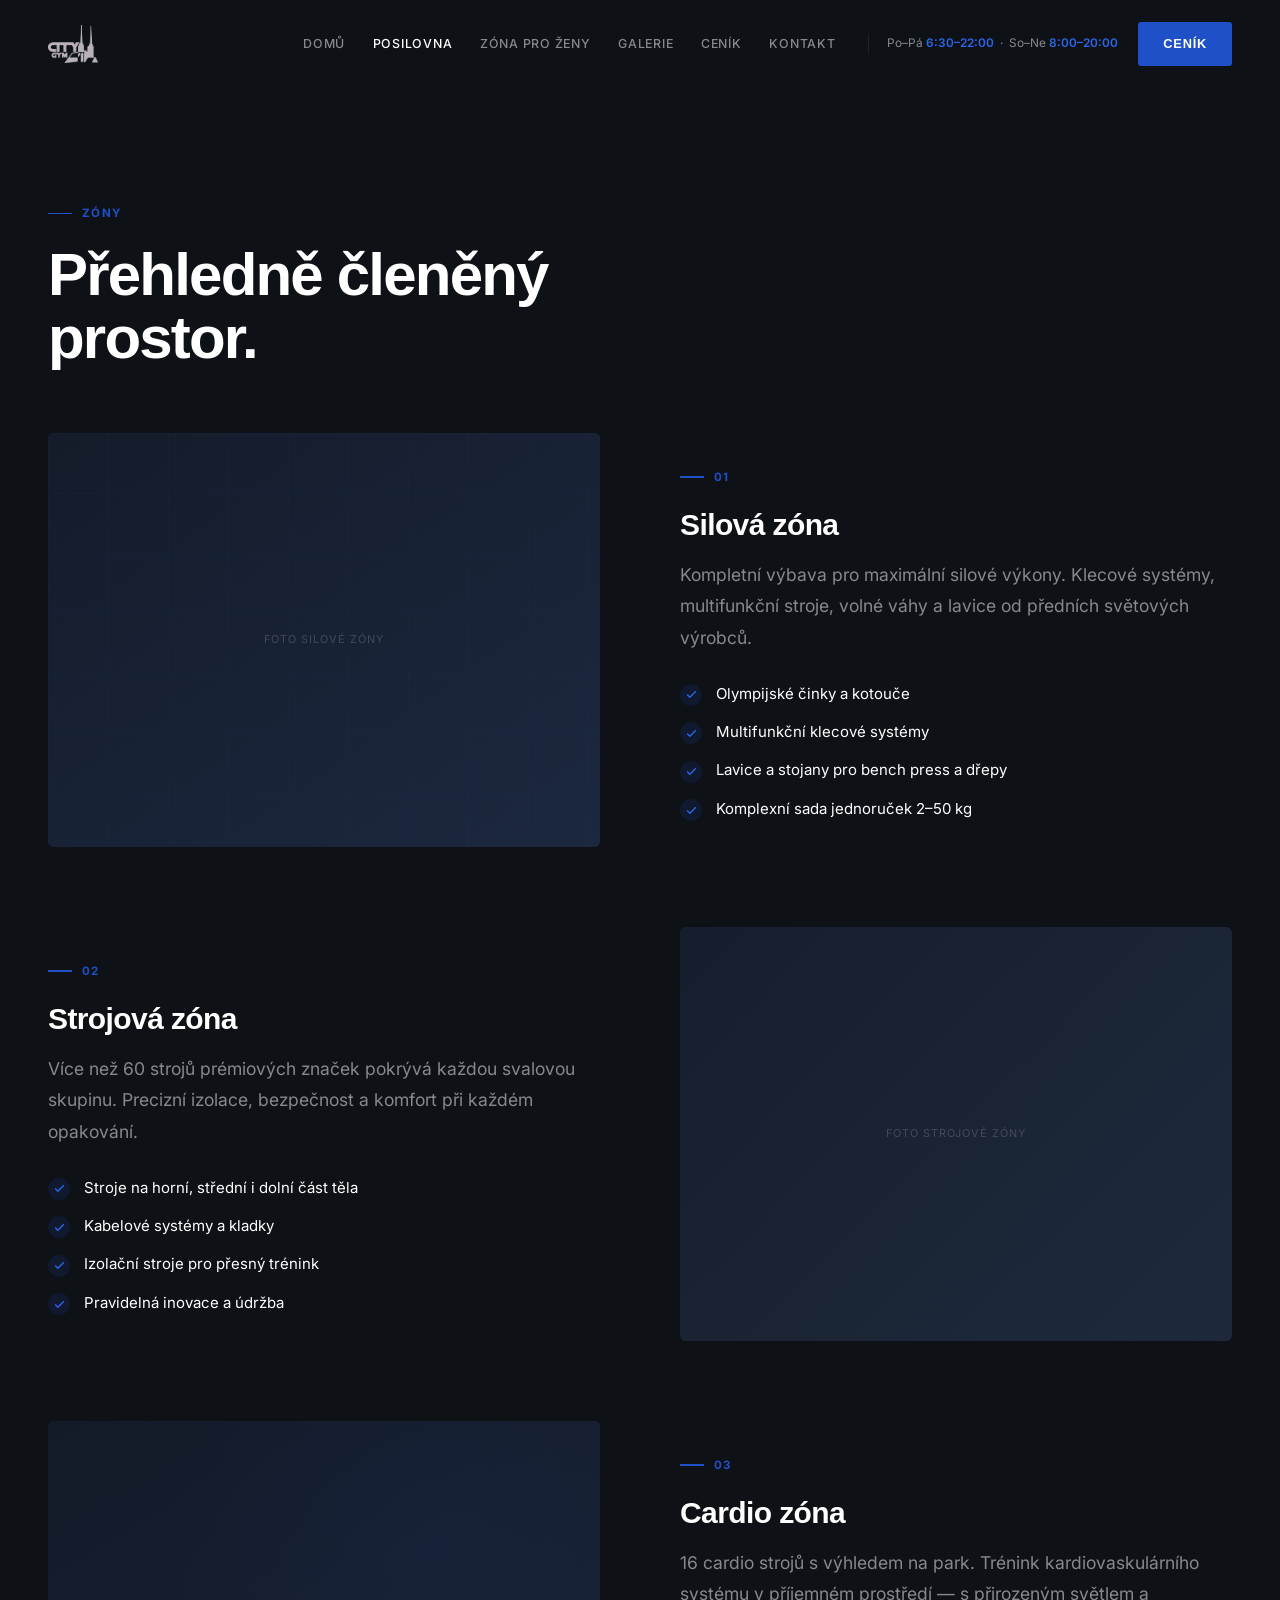
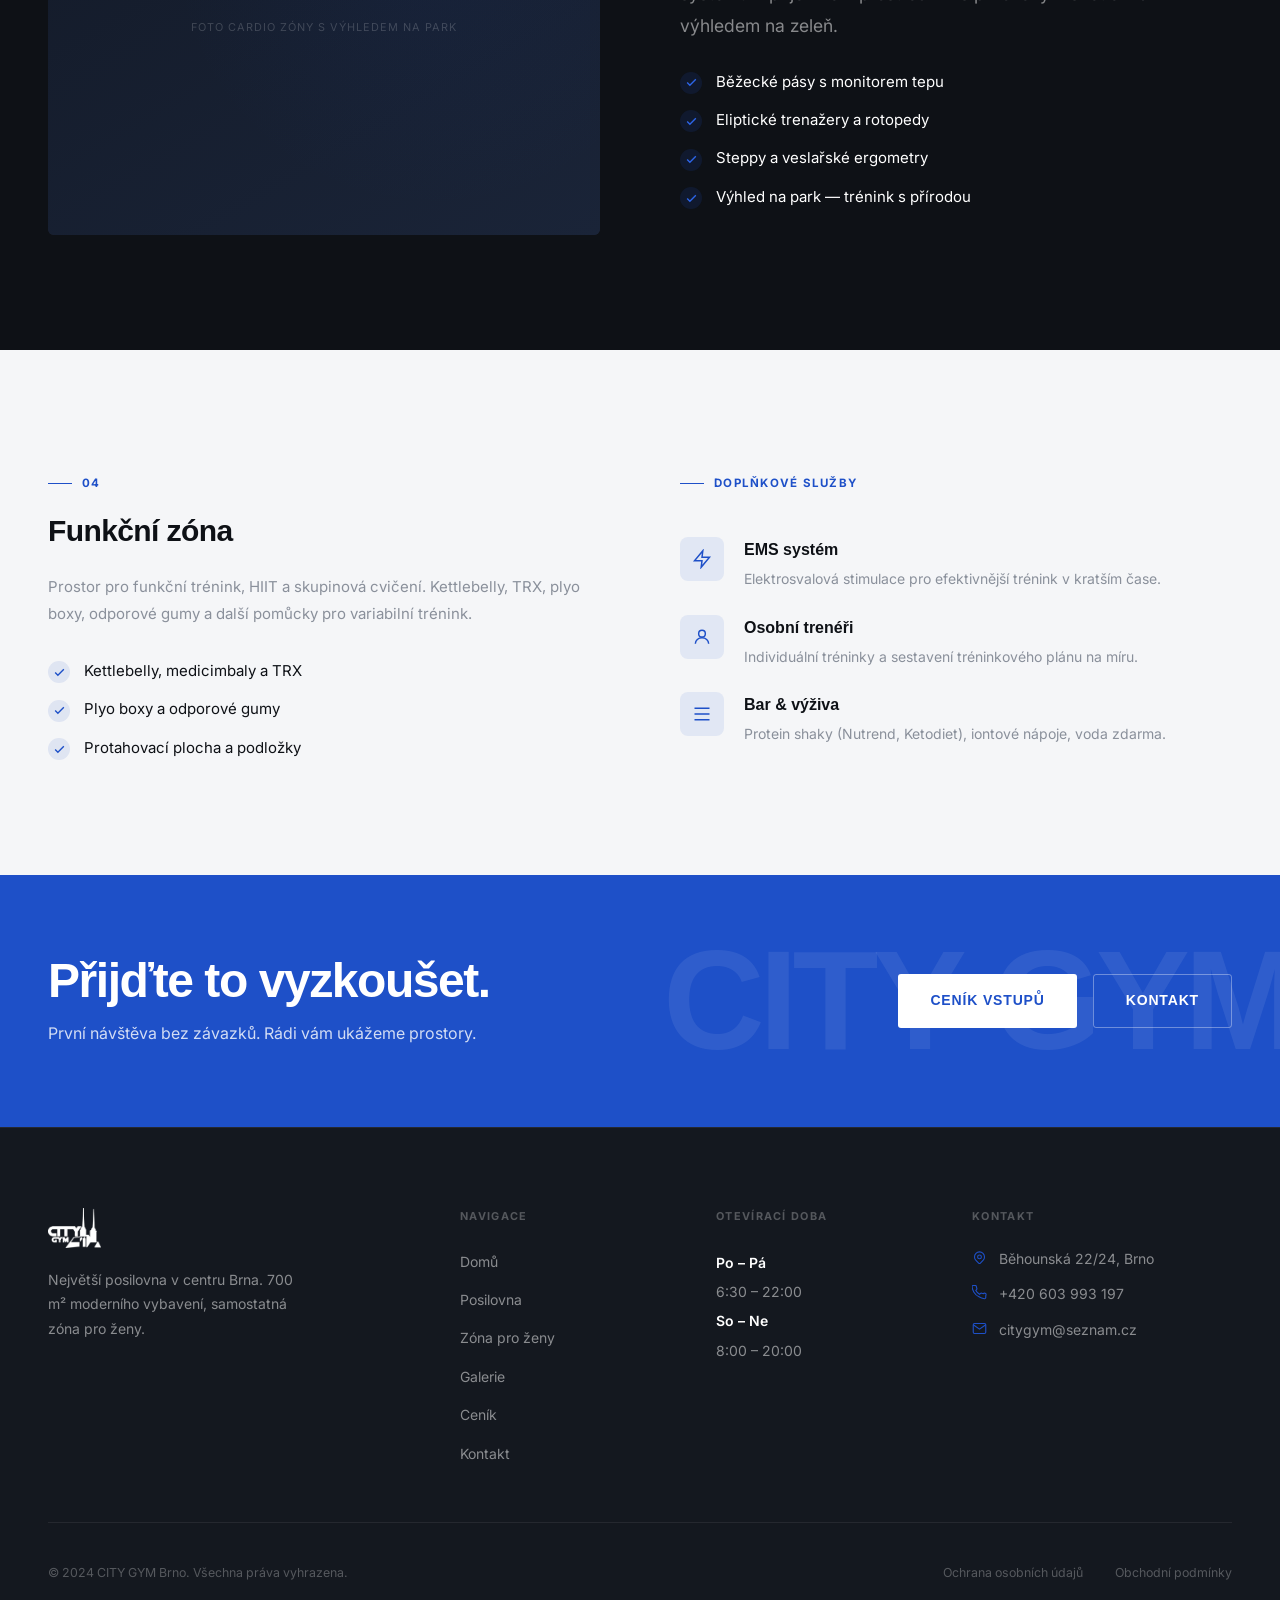
<file: posilovna.html>
<!DOCTYPE html>
<html lang="cs">
<head>
<meta charset="UTF-8">
<meta name="viewport" content="width=device-width, initial-scale=1.0">
<title>Posilovna — CITY GYM Brno</title>
<meta name="description" content="Hlavní posilovna City Gym Brno – 700 m², 60+ posilovacích strojů, 16 cardio strojů, volné váhy, funkční zóna. Nejmodernější vybavení v centru Brna.">
<link rel="preconnect" href="https://fonts.googleapis.com">
<link rel="preconnect" href="https://fonts.gstatic.com" crossorigin>
<link href="https://fonts.googleapis.com/css2?family=Space+Grotesk:wght@400;500;600;700&family=Inter:wght@400;500;600&display=swap" rel="stylesheet">
<link rel="stylesheet" href="css/style.css">
<noscript><style>.sr{opacity:1;transform:none}</style></noscript>
</head>
<body>

<!-- NAV -->
<header class="nav" id="nav">
  <div class="wrap">
    <div class="nav__row">
      <a href="index.html" class="nav__logo"><img src="assets/city-gym-logo.png?v=6" alt="City Gym Brno"></a>
      <nav aria-label="Hlavní menu">
        <ul class="nav__menu">
          <li><a href="index.html">Domů</a></li>
          <li><a href="posilovna.html">Posilovna</a></li>
          <li><a href="zona-pro-zeny.html">Zóna pro ženy</a></li>
          <li><a href="galerie.html">Galerie</a></li>
          <li><a href="cenik.html">Ceník</a></li>
          <li><a href="kontakt.html">Kontakt</a></li>
        </ul>
      </nav>
      <span class="nav__time">Po–Pá <b>6:30–22:00</b> &nbsp;·&nbsp; So–Ne <b>8:00–20:00</b></span>
      <a href="cenik.html" class="btn btn-p">Ceník</a>
      <button class="nav__burger" aria-label="Otevřít menu"><span></span><span></span><span></span></button>
    </div>
  </div>
</header>
<div class="nav__veil"></div>
<nav class="nav__drawer">
  <a href="index.html">Domů</a>
  <a href="posilovna.html">Posilovna</a>
  <a href="zona-pro-zeny.html">Zóna pro ženy</a>
  <a href="galerie.html">Galerie</a>
  <a href="cenik.html">Ceník</a>
  <a href="kontakt.html">Kontakt</a>
  <div class="nav__drawer-info">
    <p><b>Po–Pá</b>&ensp;6:30 – 22:00<br><b>So–Ne</b>&ensp;8:00 – 20:00</p>
  </div>
</nav>

<!-- ZÓNY PŘEHLED -->
<section class="s s--dk s--zones" style="padding-top:calc(var(--sy) + 5rem)">
  <div class="wrap">
    <div style="max-width:560px;margin-bottom:4rem">
      <p class="eyebrow sr">Zóny</p>
      <h2 class="disp sr sd1">Přehledně členěný prostor.</h2>
    </div>

    <!-- Silová zóna -->
    <div class="split" style="margin-bottom:5rem">
      <div>
        <div style="aspect-ratio:4/3;border-radius:6px;overflow:hidden;background:var(--dark3);position:relative" class="sr fl">
          <div style="position:absolute;inset:0;background:linear-gradient(145deg,#141c2a,#1c2840)"></div>
          <div style="position:absolute;inset:0;background-image:linear-gradient(rgba(30,80,200,.05) 1px,transparent 1px),linear-gradient(90deg,rgba(30,80,200,.05) 1px,transparent 1px);background-size:60px 60px"></div>
          <div style="position:absolute;inset:0;display:flex;align-items:center;justify-content:center;font-size:.68rem;letter-spacing:.09em;text-transform:uppercase;color:rgba(255,255,255,.18)">Foto silové zóny</div>
        </div>
      </div>
      <div>
        <p class="eyebrow sr">01</p>
        <h3 class="disp-sm sr sd1">Silová zóna</h3>
        <p class="body-lg txt-m sr sd2" style="margin-top:1rem;margin-bottom:1.75rem">Kompletní výbava pro maximální silové výkony. Klecové systémy, multifunkční stroje, volné váhy a lavice od předních světových výrobců.</p>
        <ul class="feat-list sr sd3">
          <li class="feat-item"><span class="feat-icon"><svg width="13" height="13" viewBox="0 0 24 24" fill="none" stroke="#2D65E8" stroke-width="2.5"><polyline points="20 6 9 17 4 12"/></svg></span><span class="feat-text">Olympijské činky a kotouče</span></li>
          <li class="feat-item"><span class="feat-icon"><svg width="13" height="13" viewBox="0 0 24 24" fill="none" stroke="#2D65E8" stroke-width="2.5"><polyline points="20 6 9 17 4 12"/></svg></span><span class="feat-text">Multifunkční klecové systémy</span></li>
          <li class="feat-item"><span class="feat-icon"><svg width="13" height="13" viewBox="0 0 24 24" fill="none" stroke="#2D65E8" stroke-width="2.5"><polyline points="20 6 9 17 4 12"/></svg></span><span class="feat-text">Lavice a stojany pro bench press a dřepy</span></li>
          <li class="feat-item"><span class="feat-icon"><svg width="13" height="13" viewBox="0 0 24 24" fill="none" stroke="#2D65E8" stroke-width="2.5"><polyline points="20 6 9 17 4 12"/></svg></span><span class="feat-text">Komplexní sada jednoruček 2–50 kg</span></li>
        </ul>
      </div>
    </div>

    <!-- Strojová zóna -->
    <div class="split" style="margin-bottom:5rem">
      <div style="order:2">
        <div style="aspect-ratio:4/3;border-radius:6px;overflow:hidden;background:var(--dark3);position:relative" class="sr fr">
          <div style="position:absolute;inset:0;background:linear-gradient(135deg,#161e2e,#1e2a3c)"></div>
          <div style="position:absolute;inset:0;display:flex;align-items:center;justify-content:center;font-size:.68rem;letter-spacing:.09em;text-transform:uppercase;color:rgba(255,255,255,.18)">Foto strojové zóny</div>
        </div>
      </div>
      <div style="order:1">
        <p class="eyebrow sr">02</p>
        <h3 class="disp-sm sr sd1">Strojová zóna</h3>
        <p class="body-lg txt-m sr sd2" style="margin-top:1rem;margin-bottom:1.75rem">Více než 60 strojů prémiových značek pokrývá každou svalovou skupinu. Precizní izolace, bezpečnost a komfort při každém opakování.</p>
        <ul class="feat-list sr sd3">
          <li class="feat-item"><span class="feat-icon"><svg width="13" height="13" viewBox="0 0 24 24" fill="none" stroke="#2D65E8" stroke-width="2.5"><polyline points="20 6 9 17 4 12"/></svg></span><span class="feat-text">Stroje na horní, střední i dolní část těla</span></li>
          <li class="feat-item"><span class="feat-icon"><svg width="13" height="13" viewBox="0 0 24 24" fill="none" stroke="#2D65E8" stroke-width="2.5"><polyline points="20 6 9 17 4 12"/></svg></span><span class="feat-text">Kabelové systémy a kladky</span></li>
          <li class="feat-item"><span class="feat-icon"><svg width="13" height="13" viewBox="0 0 24 24" fill="none" stroke="#2D65E8" stroke-width="2.5"><polyline points="20 6 9 17 4 12"/></svg></span><span class="feat-text">Izolační stroje pro přesný trénink</span></li>
          <li class="feat-item"><span class="feat-icon"><svg width="13" height="13" viewBox="0 0 24 24" fill="none" stroke="#2D65E8" stroke-width="2.5"><polyline points="20 6 9 17 4 12"/></svg></span><span class="feat-text">Pravidelná inovace a údržba</span></li>
        </ul>
      </div>
    </div>

    <!-- Cardio zóna -->
    <div class="split">
      <div>
        <div style="aspect-ratio:4/3;border-radius:6px;overflow:hidden;background:var(--dark3);position:relative" class="sr fl">
          <div style="position:absolute;inset:0;background:linear-gradient(150deg,#131a28,#1a2438)"></div>
          <div style="position:absolute;inset:0;background-image:radial-gradient(circle at 70% 30%,rgba(30,80,200,.06),transparent 55%)"></div>
          <div style="position:absolute;inset:0;display:flex;align-items:center;justify-content:center;font-size:.68rem;letter-spacing:.09em;text-transform:uppercase;color:rgba(255,255,255,.18)">Foto cardio zóny s výhledem na park</div>
        </div>
      </div>
      <div>
        <p class="eyebrow sr">03</p>
        <h3 class="disp-sm sr sd1">Cardio zóna</h3>
        <p class="body-lg txt-m sr sd2" style="margin-top:1rem;margin-bottom:1.75rem">16 cardio strojů s výhledem na park. Trénink kardiovaskulárního systému v příjemném prostředí — s přirozeným světlem a výhledem na zeleň.</p>
        <ul class="feat-list sr sd3">
          <li class="feat-item"><span class="feat-icon"><svg width="13" height="13" viewBox="0 0 24 24" fill="none" stroke="#2D65E8" stroke-width="2.5"><polyline points="20 6 9 17 4 12"/></svg></span><span class="feat-text">Běžecké pásy s monitorem tepu</span></li>
          <li class="feat-item"><span class="feat-icon"><svg width="13" height="13" viewBox="0 0 24 24" fill="none" stroke="#2D65E8" stroke-width="2.5"><polyline points="20 6 9 17 4 12"/></svg></span><span class="feat-text">Eliptické trenažery a rotopedy</span></li>
          <li class="feat-item"><span class="feat-icon"><svg width="13" height="13" viewBox="0 0 24 24" fill="none" stroke="#2D65E8" stroke-width="2.5"><polyline points="20 6 9 17 4 12"/></svg></span><span class="feat-text">Steppy a veslařské ergometry</span></li>
          <li class="feat-item"><span class="feat-icon"><svg width="13" height="13" viewBox="0 0 24 24" fill="none" stroke="#2D65E8" stroke-width="2.5"><polyline points="20 6 9 17 4 12"/></svg></span><span class="feat-text">Výhled na park — trénink s přírodou</span></li>
        </ul>
      </div>
    </div>
  </div>
</section>

<!-- FUNKČNÍ ZÓNA + DOPLŇKOVÉ SLUBY -->
<section class="s s--lt">
  <div class="wrap">
    <div style="display:grid;grid-template-columns:1fr 1fr;gap:5rem;align-items:start" class="split">
      <div>
        <p class="eyebrow eyebrow-dk sr">04</p>
        <h3 class="disp-sm sr sd1" style="font-family:var(--f-head);margin-bottom:1.5rem;color:var(--dark)">Funkční zóna</h3>
        <p style="font-size:.9375rem;color:var(--txt-muted-dk);line-height:1.8;margin-bottom:2rem" class="sr sd2">
          Prostor pro funkční trénink, HIIT a skupinová cvičení. Kettlebelly, TRX, plyo boxy, odporové gumy a další pomůcky pro variabilní trénink.
        </p>
        <ul class="feat-list sr sd3" style="color:var(--dark)">
          <li class="feat-item">
            <span class="feat-icon" style="background:rgba(30,80,200,.1)"><svg width="13" height="13" viewBox="0 0 24 24" fill="none" stroke="#1E50C8" stroke-width="2.5"><polyline points="20 6 9 17 4 12"/></svg></span>
            <span class="feat-text">Kettlebelly, medicimbaly a TRX</span>
          </li>
          <li class="feat-item">
            <span class="feat-icon" style="background:rgba(30,80,200,.1)"><svg width="13" height="13" viewBox="0 0 24 24" fill="none" stroke="#1E50C8" stroke-width="2.5"><polyline points="20 6 9 17 4 12"/></svg></span>
            <span class="feat-text">Plyo boxy a odporové gumy</span>
          </li>
          <li class="feat-item">
            <span class="feat-icon" style="background:rgba(30,80,200,.1)"><svg width="13" height="13" viewBox="0 0 24 24" fill="none" stroke="#1E50C8" stroke-width="2.5"><polyline points="20 6 9 17 4 12"/></svg></span>
            <span class="feat-text">Protahovací plocha a podložky</span>
          </li>
        </ul>
      </div>
      <div>
        <p class="eyebrow eyebrow-dk sr sd1">Doplňkové služby</p>
        <div style="display:flex;flex-direction:column;gap:1.5rem;margin-top:1.5rem">
          <div class="sr sd2" style="display:flex;gap:1.25rem;align-items:flex-start">
            <div style="width:44px;height:44px;border-radius:8px;background:rgba(30,80,200,.09);display:flex;align-items:center;justify-content:center;flex-shrink:0">
              <svg width="20" height="20" viewBox="0 0 24 24" fill="none" stroke="#1E50C8" stroke-width="1.75"><path d="M13 2L3 14h9l-1 8 10-12h-9l1-8z"/></svg>
            </div>
            <div>
              <div style="font-family:var(--f-head);font-weight:700;color:var(--dark);margin-bottom:.25rem">EMS systém</div>
              <div style="font-size:.875rem;color:var(--txt-muted-dk)">Elektrosvalová stimulace pro efektivnější trénink v kratším čase.</div>
            </div>
          </div>
          <div class="sr sd3" style="display:flex;gap:1.25rem;align-items:flex-start">
            <div style="width:44px;height:44px;border-radius:8px;background:rgba(30,80,200,.09);display:flex;align-items:center;justify-content:center;flex-shrink:0">
              <svg width="20" height="20" viewBox="0 0 24 24" fill="none" stroke="#1E50C8" stroke-width="1.75"><circle cx="12" cy="8" r="4"/><path d="M4 20c0-4 3.6-7 8-7s8 3 8 7"/></svg>
            </div>
            <div>
              <div style="font-family:var(--f-head);font-weight:700;color:var(--dark);margin-bottom:.25rem">Osobní trenéři</div>
              <div style="font-size:.875rem;color:var(--txt-muted-dk)">Individuální tréninky a sestavení tréninkového plánu na míru.</div>
            </div>
          </div>
          <div class="sr sd4" style="display:flex;gap:1.25rem;align-items:flex-start">
            <div style="width:44px;height:44px;border-radius:8px;background:rgba(30,80,200,.09);display:flex;align-items:center;justify-content:center;flex-shrink:0">
              <svg width="20" height="20" viewBox="0 0 24 24" fill="none" stroke="#1E50C8" stroke-width="1.75"><path d="M3 5h18M3 12h18M3 19h18"/></svg>
            </div>
            <div>
              <div style="font-family:var(--f-head);font-weight:700;color:var(--dark);margin-bottom:.25rem">Bar &amp; výživa</div>
              <div style="font-size:.875rem;color:var(--txt-muted-dk)">Protein shaky (Nutrend, Ketodiet), iontové nápoje, voda zdarma.</div>
            </div>
          </div>
        </div>
      </div>
    </div>
  </div>
</section>

<!-- CTA -->
<section class="cta-band">
  <div class="wrap">
    <div class="cta-band__inner" style="display:flex;align-items:center;justify-content:space-between;gap:3rem;flex-wrap:wrap">
      <div class="sr">
        <h2 style="font-family:var(--f-head);font-size:clamp(1.75rem,4vw,3rem);font-weight:700;letter-spacing:-.03em;line-height:1.1;margin-bottom:.75rem">
          Přijďte to vyzkoušet.
        </h2>
        <p style="font-size:1rem;color:rgba(255,255,255,.8)">První návštěva bez závazků. Rádi vám ukážeme prostory.</p>
      </div>
      <div style="display:flex;gap:1rem;flex-wrap:wrap" class="sr sd2">
        <a href="cenik.html" class="btn btn-lg" style="background:#fff;color:var(--blue);font-family:var(--f-head);font-weight:700;font-size:.875rem;letter-spacing:.06em;text-transform:uppercase;border-radius:3px;padding:.9rem 2rem">Ceník vstupů</a>
        <a href="kontakt.html" class="btn btn-lg" style="background:transparent;color:#fff;border:1px solid rgba(255,255,255,.35);font-family:var(--f-head);font-weight:700;font-size:.875rem;letter-spacing:.06em;text-transform:uppercase;border-radius:3px;padding:.9rem 2rem">Kontakt</a>
      </div>
    </div>
  </div>
</section>

<!-- FOOTER -->
<footer class="footer">
  <div class="wrap">
    <div class="footer__top">
      <div>
        <div class="footer__logo"><img src="assets/city-gym-logo.png?v=6" alt="City Gym Brno"></div>
        <p class="footer__tagline">Největší posilovna v centru Brna. 700 m² moderního vybavení, samostatná zóna pro ženy.</p>
      </div>
      <div>
        <h4 class="footer__col-h">Navigace</h4>
        <ul class="footer__links">
          <li><a href="index.html">Domů</a></li>
          <li><a href="posilovna.html">Posilovna</a></li>
          <li><a href="zona-pro-zeny.html">Zóna pro ženy</a></li>
          <li><a href="galerie.html">Galerie</a></li>
          <li><a href="cenik.html">Ceník</a></li>
          <li><a href="kontakt.html">Kontakt</a></li>
        </ul>
      </div>
      <div>
        <h4 class="footer__col-h">Otevírací doba</h4>
        <div style="font-size:.875rem;color:var(--txt-m);line-height:2.1">
          <span style="color:var(--white);font-weight:600">Po – Pá</span><br>6:30 – 22:00<br>
          <span style="color:var(--white);font-weight:600">So – Ne</span><br>8:00 – 20:00
        </div>
      </div>
      <div>
        <h4 class="footer__col-h">Kontakt</h4>
        <div class="footer__c-row"><svg width="15" height="15" viewBox="0 0 24 24" fill="none" stroke="currentColor" stroke-width="1.75"><path d="M17.657 16.657L13.414 20.9a2 2 0 01-2.827 0l-4.244-4.243a8 8 0 1111.314 0z"/><circle cx="12" cy="11" r="3"/></svg><p>Běhounská 22/24, Brno</p></div>
        <div class="footer__c-row"><svg width="15" height="15" viewBox="0 0 24 24" fill="none" stroke="currentColor" stroke-width="1.75"><path d="M22 16.92v3a2 2 0 01-2.18 2 19.79 19.79 0 01-8.63-3.07A19.5 19.5 0 013.07 11.5 19.79 19.79 0 01.06 2.86 2 2 0 012 .68h3a2 2 0 012 1.72 12.84 12.84 0 00.7 2.81 2 2 0 01-.45 2.11L6.09 8.91a16 16 0 006 6l1.27-1.27a2 2 0 012.11-.45 12.84 12.84 0 002.81.7A2 2 0 0122 16.92z"/></svg><a href="tel:+420603993197">+420 603 993 197</a></div>
        <div class="footer__c-row"><svg width="15" height="15" viewBox="0 0 24 24" fill="none" stroke="currentColor" stroke-width="1.75"><path d="M4 4h16c1.1 0 2 .9 2 2v12c0 1.1-.9 2-2 2H4c-1.1 0-2-.9-2-2V6c0-1.1.9-2 2-2z"/><polyline points="22,6 12,13 2,6"/></svg><a href="mailto:citygym@seznam.cz">citygym@seznam.cz</a></div>
      </div>
    </div>
    <div class="footer__bot">
      <p class="footer__copy">© 2024 CITY GYM Brno. Všechna práva vyhrazena.</p>
      <div class="footer__legal"><a href="#">Ochrana osobních údajů</a><a href="#">Obchodní podmínky</a></div>
    </div>
  </div>
</footer>

<script src="js/main.js"></script>
</body>
</html>
</file>
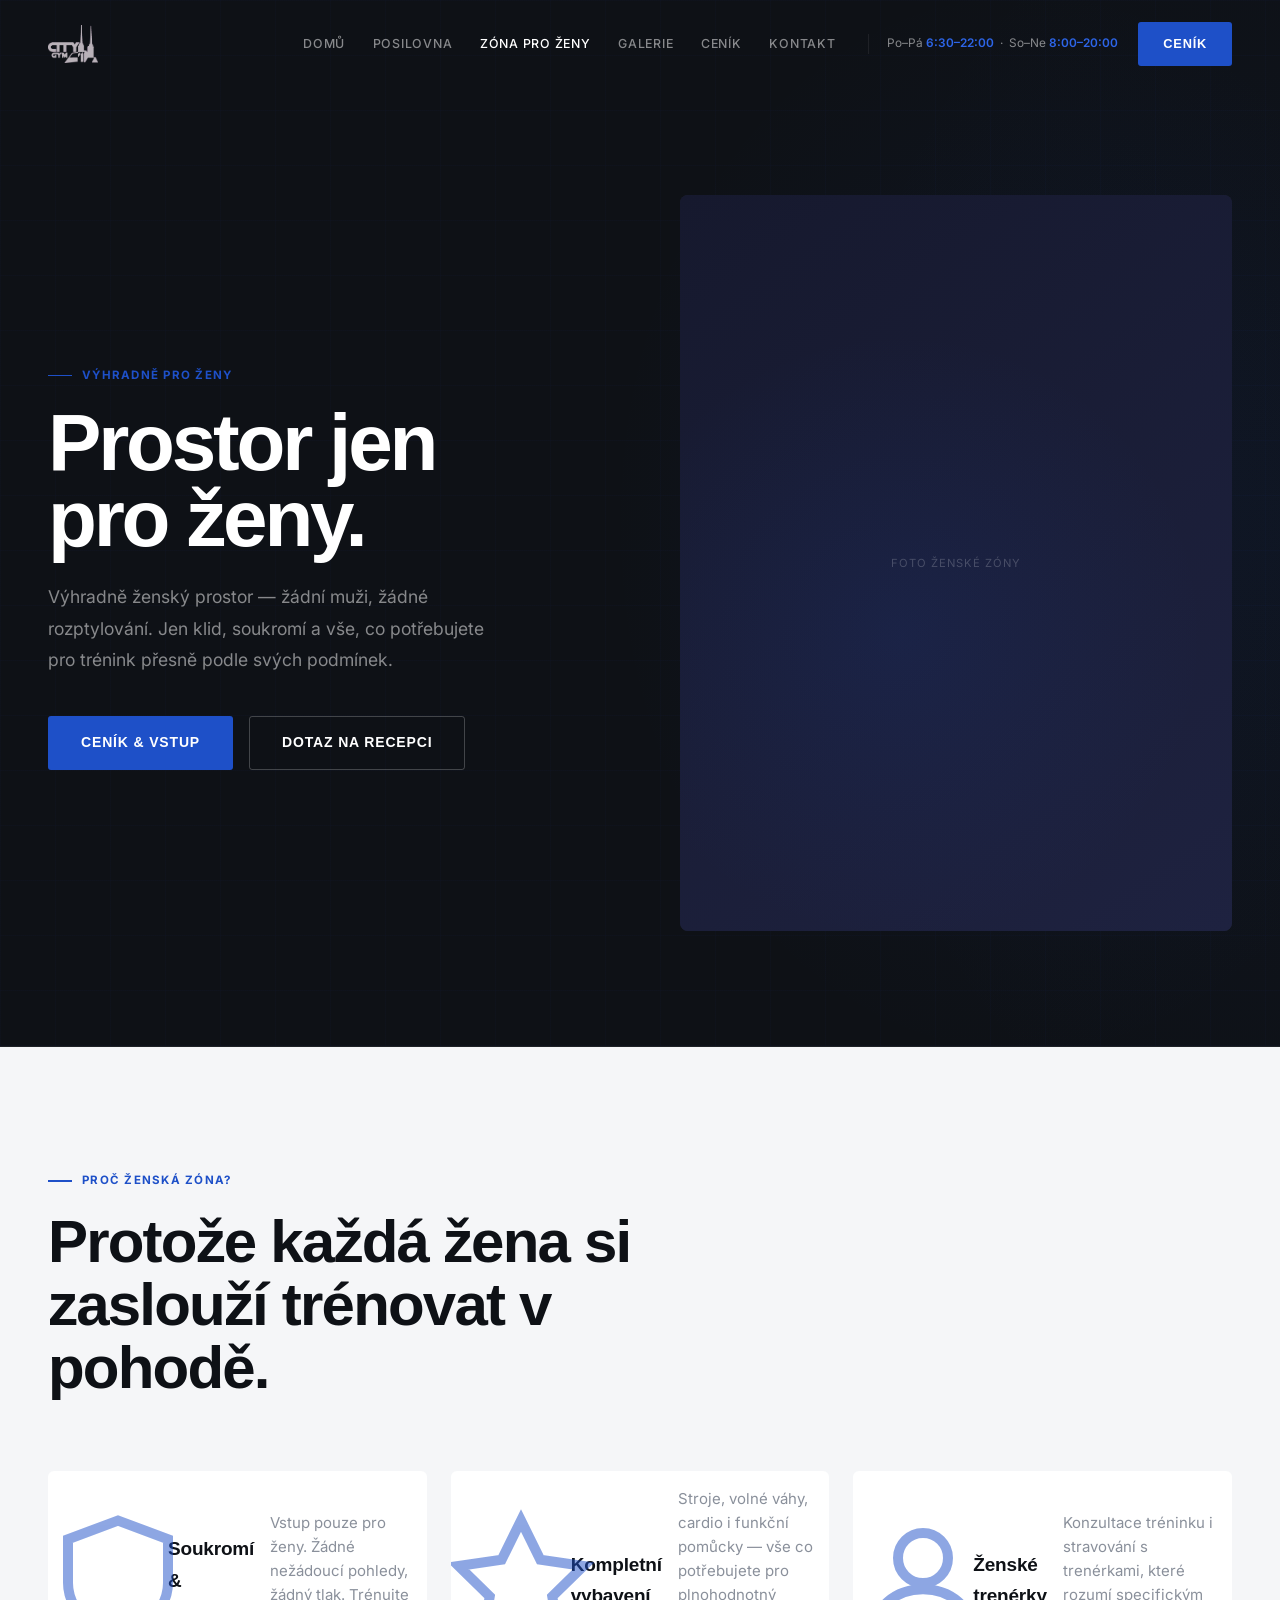
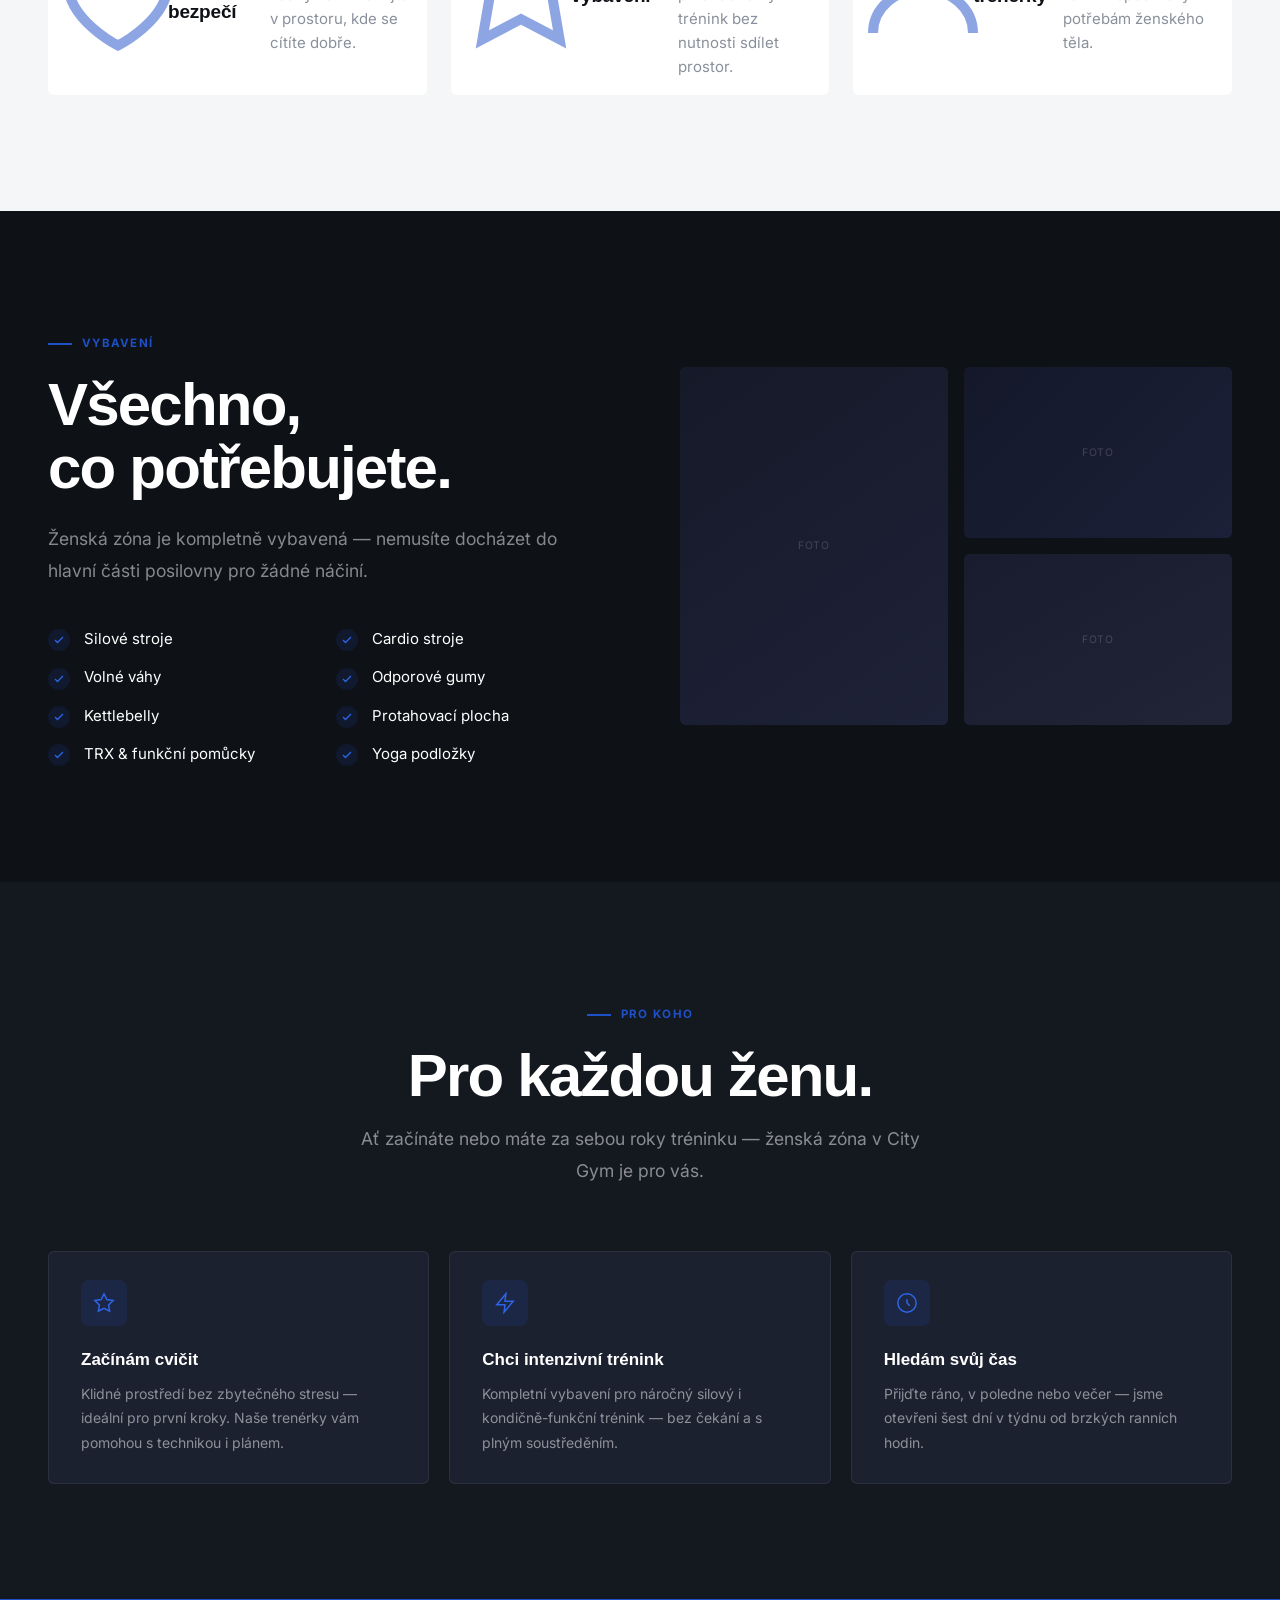
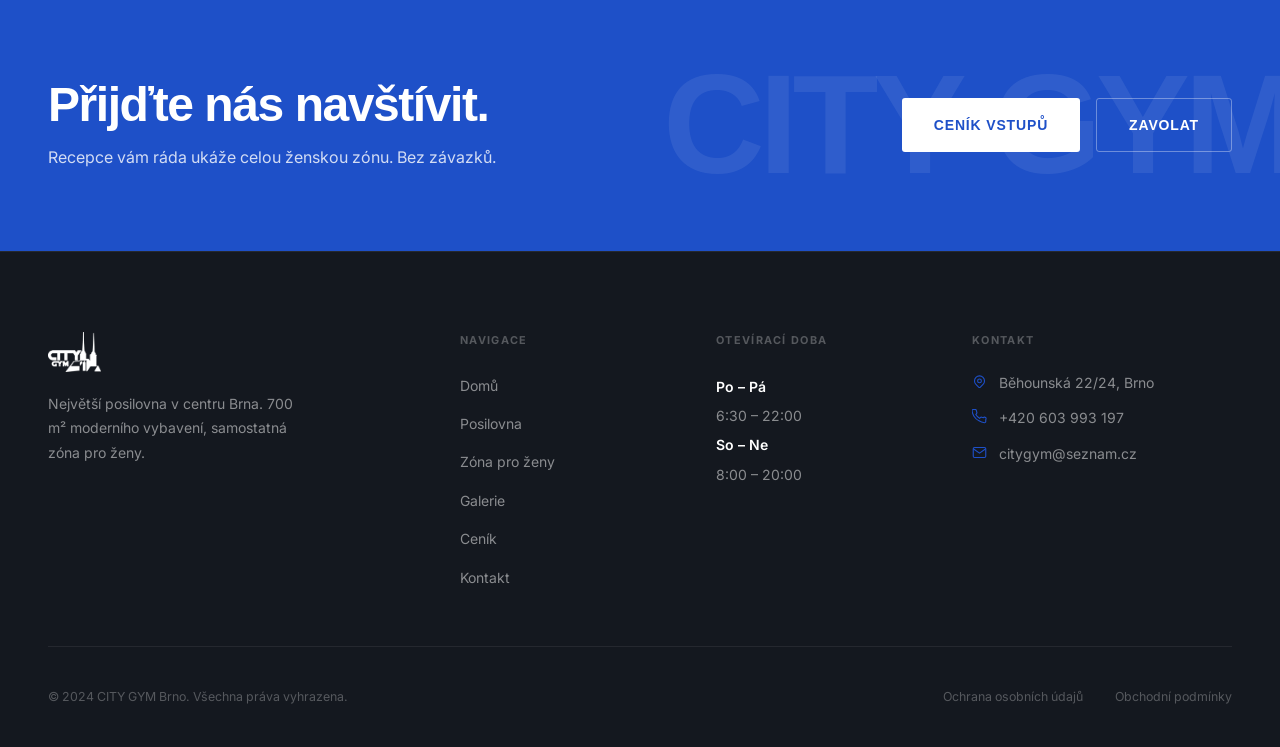
<file: zona-pro-zeny.html>
<!DOCTYPE html>
<html lang="cs">
<head>
<meta charset="UTF-8">
<meta name="viewport" content="width=device-width, initial-scale=1.0">
<title>Zóna pro ženy — CITY GYM Brno</title>
<meta name="description" content="Samostatná zóna pro ženy v City Gym Brno. Kompletně vybavená, soukromá, výhradně pro ženy. Centrum Brna, Běhounská 22/24.">
<link rel="preconnect" href="https://fonts.googleapis.com">
<link rel="preconnect" href="https://fonts.gstatic.com" crossorigin>
<link href="https://fonts.googleapis.com/css2?family=Space+Grotesk:wght@400;500;600;700&family=Inter:wght@400;500;600&display=swap" rel="stylesheet">
<link rel="stylesheet" href="css/style.css">
<noscript><style>.sr{opacity:1;transform:none}</style></noscript>
</head>
<body>

<!-- NAV -->
<header class="nav" id="nav">
  <div class="wrap">
    <div class="nav__row">
      <a href="index.html" class="nav__logo"><img src="assets/city-gym-logo.png?v=6" alt="City Gym Brno"></a>
      <nav aria-label="Hlavní menu">
        <ul class="nav__menu">
          <li><a href="index.html">Domů</a></li>
          <li><a href="posilovna.html">Posilovna</a></li>
          <li><a href="zona-pro-zeny.html">Zóna pro ženy</a></li>
          <li><a href="galerie.html">Galerie</a></li>
          <li><a href="cenik.html">Ceník</a></li>
          <li><a href="kontakt.html">Kontakt</a></li>
        </ul>
      </nav>
      <span class="nav__time">Po–Pá <b>6:30–22:00</b> &nbsp;·&nbsp; So–Ne <b>8:00–20:00</b></span>
      <a href="cenik.html" class="btn btn-p">Ceník</a>
      <button class="nav__burger" aria-label="Otevřít menu"><span></span><span></span><span></span></button>
    </div>
  </div>
</header>
<div class="nav__veil"></div>
<nav class="nav__drawer">
  <a href="index.html">Domů</a>
  <a href="posilovna.html">Posilovna</a>
  <a href="zona-pro-zeny.html">Zóna pro ženy</a>
  <a href="galerie.html">Galerie</a>
  <a href="cenik.html">Ceník</a>
  <a href="kontakt.html">Kontakt</a>
  <div class="nav__drawer-info">
    <p><b>Po–Pá</b>&ensp;6:30 – 22:00<br><b>So–Ne</b>&ensp;8:00 – 20:00</p>
  </div>
</nav>

<!-- PAGE HERO - Women's Zone special -->
<section class="pg-hero" style="background:var(--dark);border-bottom:1px solid var(--line);overflow:hidden;position:relative">
  <div style="position:absolute;inset:0;background:radial-gradient(ellipse 50% 80% at 80% 50%,rgba(30,80,200,.07),transparent 65%);pointer-events:none"></div>
  <div style="position:absolute;inset:0;background-image:linear-gradient(rgba(30,80,200,.03) 1px,transparent 1px),linear-gradient(90deg,rgba(30,80,200,.03) 1px,transparent 1px);background-size:55px 55px;pointer-events:none"></div>
  <div class="wrap" style="position:relative;z-index:1">
    <div style="display:grid;grid-template-columns:1fr 1fr;gap:5rem;align-items:center" class="split">
      <div>
        <p class="eyebrow sr">Výhradně pro ženy</p>
        <h1 style="font-family:var(--f-head);font-size:clamp(2.5rem,7vw,5rem);font-weight:700;line-height:.95;letter-spacing:-.04em;margin-bottom:1.5rem;max-width:12ch" class="sr sd1">
          Prostor jen<br>pro ženy.
        </h1>
        <p class="body-lg txt-m sr sd2" style="max-width:42ch;margin-bottom:2.5rem">
          Výhradně ženský prostor — žádní muži, žádné rozptylování. Jen klid, soukromí a vše, co potřebujete pro trénink přesně podle svých podmínek.
        </p>
        <div style="display:flex;gap:1rem;flex-wrap:wrap" class="sr sd3">
          <a href="cenik.html" class="btn btn-p btn-lg">Ceník &amp; vstup</a>
          <a href="kontakt.html" class="btn btn-g btn-lg">Dotaz na recepci</a>
        </div>
      </div>
      <div class="sr fr">
        <div style="aspect-ratio:3/4;border-radius:8px;overflow:hidden;background:var(--dark3);position:relative">
          <div style="position:absolute;inset:0;background:linear-gradient(145deg,#16192e,#1e2240)"></div>
          <div style="position:absolute;inset:0;background-image:radial-gradient(circle at 40% 60%,rgba(30,80,200,.1),transparent 55%)"></div>
          <div style="position:absolute;inset:0;display:flex;align-items:center;justify-content:center;font-size:.7rem;letter-spacing:.09em;text-transform:uppercase;color:rgba(255,255,255,.2)">Foto ženské zóny</div>
        </div>
      </div>
    </div>
  </div>
</section>

<!-- PROČ ŽENSKÁ ZÓNA -->
<section class="s s--lt">
  <div class="wrap">
    <div style="max-width:600px;margin-bottom:4.5rem">
      <p class="eyebrow eyebrow-dk sr">Proč ženská zóna?</p>
      <h2 class="disp sr sd1">Protože každá žena si zaslouží trénovat v pohodě.</h2>
    </div>
    <div class="srv-grid">
      <div class="srv-card sr sd1">
        <div class="srv-card__icon">
          <svg width="22" height="22" viewBox="0 0 24 24" fill="none" stroke="#1E50C8" stroke-width="1.6">
            <path d="M12 22s8-4 8-10V5l-8-3-8 3v7c0 6 8 10 8 10z"/>
          </svg>
        </div>
        <h3 class="srv-card__title">Soukromí &amp; bezpečí</h3>
        <p class="srv-card__text">Vstup pouze pro ženy. Žádné nežádoucí pohledy, žádný tlak. Trénujte v prostoru, kde se cítíte dobře.</p>
      </div>
      <div class="srv-card sr sd2">
        <div class="srv-card__icon">
          <svg width="22" height="22" viewBox="0 0 24 24" fill="none" stroke="#1E50C8" stroke-width="1.6">
            <path d="M12 2l3.09 6.26L22 9.27l-5 4.87 1.18 6.88L12 17.77l-6.18 3.25L7 14.14 2 9.27l6.91-1.01L12 2z"/>
          </svg>
        </div>
        <h3 class="srv-card__title">Kompletní vybavení</h3>
        <p class="srv-card__text">Stroje, volné váhy, cardio i funkční pomůcky — vše co potřebujete pro plnohodnotný trénink bez nutnosti sdílet prostor.</p>
      </div>
      <div class="srv-card sr sd3">
        <div class="srv-card__icon">
          <svg width="22" height="22" viewBox="0 0 24 24" fill="none" stroke="#1E50C8" stroke-width="1.6">
            <circle cx="12" cy="8" r="4"/><path d="M4 20c0-4 3.6-7 8-7s8 3 8 7"/>
          </svg>
        </div>
        <h3 class="srv-card__title">Ženské trenérky</h3>
        <p class="srv-card__text">Konzultace tréninku i stravování s trenérkami, které rozumí specifickým potřebám ženského těla.</p>
      </div>
    </div>
  </div>
</section>

<!-- VYBAVENÍ ŽENSKÉ ZÓNY -->
<section class="s s--dk">
  <div class="wrap">
    <div style="display:grid;grid-template-columns:1fr 1fr;gap:5rem;align-items:center" class="split">
      <div>
        <p class="eyebrow sr">Vybavení</p>
        <h2 class="disp sr sd1">Všechno,<br>co potřebujete.</h2>
        <p class="body-lg txt-m sr sd2" style="margin-top:1.5rem;margin-bottom:2.5rem">Ženská zóna je kompletně vybavená — nemusíte docházet do hlavní části posilovny pro žádné náčiní.</p>
        <div style="display:grid;grid-template-columns:1fr 1fr;gap:.875rem 1.5rem" class="sr sd3">
          <div class="feat-item"><span class="feat-icon"><svg width="12" height="12" viewBox="0 0 24 24" fill="none" stroke="#2D65E8" stroke-width="2.5"><polyline points="20 6 9 17 4 12"/></svg></span><span class="feat-text">Silové stroje</span></div>
          <div class="feat-item"><span class="feat-icon"><svg width="12" height="12" viewBox="0 0 24 24" fill="none" stroke="#2D65E8" stroke-width="2.5"><polyline points="20 6 9 17 4 12"/></svg></span><span class="feat-text">Cardio stroje</span></div>
          <div class="feat-item"><span class="feat-icon"><svg width="12" height="12" viewBox="0 0 24 24" fill="none" stroke="#2D65E8" stroke-width="2.5"><polyline points="20 6 9 17 4 12"/></svg></span><span class="feat-text">Volné váhy</span></div>
          <div class="feat-item"><span class="feat-icon"><svg width="12" height="12" viewBox="0 0 24 24" fill="none" stroke="#2D65E8" stroke-width="2.5"><polyline points="20 6 9 17 4 12"/></svg></span><span class="feat-text">Odporové gumy</span></div>
          <div class="feat-item"><span class="feat-icon"><svg width="12" height="12" viewBox="0 0 24 24" fill="none" stroke="#2D65E8" stroke-width="2.5"><polyline points="20 6 9 17 4 12"/></svg></span><span class="feat-text">Kettlebelly</span></div>
          <div class="feat-item"><span class="feat-icon"><svg width="12" height="12" viewBox="0 0 24 24" fill="none" stroke="#2D65E8" stroke-width="2.5"><polyline points="20 6 9 17 4 12"/></svg></span><span class="feat-text">Protahovací plocha</span></div>
          <div class="feat-item"><span class="feat-icon"><svg width="12" height="12" viewBox="0 0 24 24" fill="none" stroke="#2D65E8" stroke-width="2.5"><polyline points="20 6 9 17 4 12"/></svg></span><span class="feat-text">TRX &amp; funkční pomůcky</span></div>
          <div class="feat-item"><span class="feat-icon"><svg width="12" height="12" viewBox="0 0 24 24" fill="none" stroke="#2D65E8" stroke-width="2.5"><polyline points="20 6 9 17 4 12"/></svg></span><span class="feat-text">Yoga podložky</span></div>
        </div>
      </div>
      <div class="sr fr">
        <div style="display:grid;grid-template-columns:1fr 1fr;gap:1rem">
          <div style="aspect-ratio:3/4;border-radius:6px;background:var(--dark3);position:relative;overflow:hidden">
            <div style="position:absolute;inset:0;background:linear-gradient(145deg,#161928,#1e2238)"></div>
            <div style="position:absolute;inset:0;display:flex;align-items:center;justify-content:center;font-size:.65rem;letter-spacing:.08em;text-transform:uppercase;color:rgba(255,255,255,.18)">Foto</div>
          </div>
          <div style="display:flex;flex-direction:column;gap:1rem">
            <div style="flex:1;border-radius:6px;background:var(--dark3);position:relative;overflow:hidden;min-height:120px">
              <div style="position:absolute;inset:0;background:linear-gradient(135deg,#14182a,#1c2038)"></div>
              <div style="position:absolute;inset:0;display:flex;align-items:center;justify-content:center;font-size:.65rem;letter-spacing:.08em;text-transform:uppercase;color:rgba(255,255,255,.18)">Foto</div>
            </div>
            <div style="flex:1;border-radius:6px;background:var(--dark3);position:relative;overflow:hidden;min-height:120px">
              <div style="position:absolute;inset:0;background:linear-gradient(150deg,#181c2e,#202436)"></div>
              <div style="position:absolute;inset:0;display:flex;align-items:center;justify-content:center;font-size:.65rem;letter-spacing:.08em;text-transform:uppercase;color:rgba(255,255,255,.18)">Foto</div>
            </div>
          </div>
        </div>
      </div>
    </div>
  </div>
</section>

<!-- PRO KOHO -->
<section class="s s--dk2">
  <div class="wrap">
    <div style="text-align:center;max-width:560px;margin:0 auto 4rem">
      <p class="eyebrow sr">Pro koho</p>
      <h2 class="disp sr sd1">Pro každou ženu.</h2>
      <p class="body-lg txt-m sr sd2" style="margin-top:1rem">Ať začínáte nebo máte za sebou roky tréninku — ženská zóna v City Gym je pro vás.</p>
    </div>
    <div class="card-grid">
      <div class="card sr sd1">
        <div class="card__body">
          <div class="card__icon">
            <svg width="22" height="22" viewBox="0 0 24 24" fill="none" stroke="#2D65E8" stroke-width="1.6"><path d="M12 2l3.09 6.26L22 9.27l-5 4.87 1.18 6.88L12 17.77l-6.18 3.25L7 14.14 2 9.27l6.91-1.01L12 2z"/></svg>
          </div>
          <h3 style="font-family:var(--f-head);font-size:1.0625rem;font-weight:700;margin-bottom:.5rem">Začínám cvičit</h3>
          <p class="body-sm txt-m">Klidné prostředí bez zbytečného stresu — ideální pro první kroky. Naše trenérky vám pomohou s technikou i plánem.</p>
        </div>
      </div>
      <div class="card sr sd2">
        <div class="card__body">
          <div class="card__icon">
            <svg width="22" height="22" viewBox="0 0 24 24" fill="none" stroke="#2D65E8" stroke-width="1.6"><path d="M13 2L3 14h9l-1 8 10-12h-9l1-8z"/></svg>
          </div>
          <h3 style="font-family:var(--f-head);font-size:1.0625rem;font-weight:700;margin-bottom:.5rem">Chci intenzivní trénink</h3>
          <p class="body-sm txt-m">Kompletní vybavení pro náročný silový i kondičně-funkční trénink — bez čekání a s plným soustředěním.</p>
        </div>
      </div>
      <div class="card sr sd3">
        <div class="card__body">
          <div class="card__icon">
            <svg width="22" height="22" viewBox="0 0 24 24" fill="none" stroke="#2D65E8" stroke-width="1.6"><circle cx="12" cy="12" r="10"/><path d="M12 8v4l3 3"/></svg>
          </div>
          <h3 style="font-family:var(--f-head);font-size:1.0625rem;font-weight:700;margin-bottom:.5rem">Hledám svůj čas</h3>
          <p class="body-sm txt-m">Přijďte ráno, v poledne nebo večer — jsme otevřeni šest dní v týdnu od brzkých ranních hodin.</p>
        </div>
      </div>
    </div>
  </div>
</section>

<!-- CTA -->
<section class="cta-band">
  <div class="wrap">
    <div class="cta-band__inner" style="display:flex;align-items:center;justify-content:space-between;gap:3rem;flex-wrap:wrap">
      <div class="sr">
        <h2 style="font-family:var(--f-head);font-size:clamp(1.75rem,4vw,3rem);font-weight:700;letter-spacing:-.03em;line-height:1.1;margin-bottom:.75rem">
          Přijďte nás navštívit.
        </h2>
        <p style="font-size:1rem;color:rgba(255,255,255,.8)">Recepce vám ráda ukáže celou ženskou zónu. Bez závazků.</p>
      </div>
      <div style="display:flex;gap:1rem;flex-wrap:wrap" class="sr sd2">
        <a href="cenik.html" class="btn btn-lg" style="background:#fff;color:var(--blue);font-family:var(--f-head);font-weight:700;font-size:.875rem;letter-spacing:.06em;text-transform:uppercase;border-radius:3px;padding:.9rem 2rem">Ceník vstupů</a>
        <a href="tel:+420603993197" class="btn btn-lg" style="background:transparent;color:#fff;border:1px solid rgba(255,255,255,.35);font-family:var(--f-head);font-weight:700;font-size:.875rem;letter-spacing:.06em;text-transform:uppercase;border-radius:3px;padding:.9rem 2rem">Zavolat</a>
      </div>
    </div>
  </div>
</section>

<!-- FOOTER -->
<footer class="footer">
  <div class="wrap">
    <div class="footer__top">
      <div>
        <div class="footer__logo"><img src="assets/city-gym-logo.png?v=6" alt="City Gym Brno"></div>
        <p class="footer__tagline">Největší posilovna v centru Brna. 700 m² moderního vybavení, samostatná zóna pro ženy.</p>
      </div>
      <div>
        <h4 class="footer__col-h">Navigace</h4>
        <ul class="footer__links">
          <li><a href="index.html">Domů</a></li>
          <li><a href="posilovna.html">Posilovna</a></li>
          <li><a href="zona-pro-zeny.html">Zóna pro ženy</a></li>
          <li><a href="galerie.html">Galerie</a></li>
          <li><a href="cenik.html">Ceník</a></li>
          <li><a href="kontakt.html">Kontakt</a></li>
        </ul>
      </div>
      <div>
        <h4 class="footer__col-h">Otevírací doba</h4>
        <div style="font-size:.875rem;color:var(--txt-m);line-height:2.1">
          <span style="color:var(--white);font-weight:600">Po – Pá</span><br>6:30 – 22:00<br>
          <span style="color:var(--white);font-weight:600">So – Ne</span><br>8:00 – 20:00
        </div>
      </div>
      <div>
        <h4 class="footer__col-h">Kontakt</h4>
        <div class="footer__c-row"><svg width="15" height="15" viewBox="0 0 24 24" fill="none" stroke="currentColor" stroke-width="1.75"><path d="M17.657 16.657L13.414 20.9a2 2 0 01-2.827 0l-4.244-4.243a8 8 0 1111.314 0z"/><circle cx="12" cy="11" r="3"/></svg><p>Běhounská 22/24, Brno</p></div>
        <div class="footer__c-row"><svg width="15" height="15" viewBox="0 0 24 24" fill="none" stroke="currentColor" stroke-width="1.75"><path d="M22 16.92v3a2 2 0 01-2.18 2 19.79 19.79 0 01-8.63-3.07A19.5 19.5 0 013.07 11.5 19.79 19.79 0 01.06 2.86 2 2 0 012 .68h3a2 2 0 012 1.72 12.84 12.84 0 00.7 2.81 2 2 0 01-.45 2.11L6.09 8.91a16 16 0 006 6l1.27-1.27a2 2 0 012.11-.45 12.84 12.84 0 002.81.7A2 2 0 0122 16.92z"/></svg><a href="tel:+420603993197">+420 603 993 197</a></div>
        <div class="footer__c-row"><svg width="15" height="15" viewBox="0 0 24 24" fill="none" stroke="currentColor" stroke-width="1.75"><path d="M4 4h16c1.1 0 2 .9 2 2v12c0 1.1-.9 2-2 2H4c-1.1 0-2-.9-2-2V6c0-1.1.9-2 2-2z"/><polyline points="22,6 12,13 2,6"/></svg><a href="mailto:citygym@seznam.cz">citygym@seznam.cz</a></div>
      </div>
    </div>
    <div class="footer__bot">
      <p class="footer__copy">© 2024 CITY GYM Brno. Všechna práva vyhrazena.</p>
      <div class="footer__legal"><a href="#">Ochrana osobních údajů</a><a href="#">Obchodní podmínky</a></div>
    </div>
  </div>
</footer>

<script src="js/main.js"></script>
</body>
</html>
</file>
<file: css/style.css>
/* ================================================
   CITY GYM BRNO — Design System
   ================================================ */

:root {
  --blue:        #1E50C8;
  --blue-lt:     #2D65E8;
  --blue-dk:     #1540A8;
  --blue-a:      rgba(30,80,200,.14);
  --blue-glow:   rgba(30,80,200,.32);

  --dark:        #0E1116;
  --dark2:       #14181F;
  --dark3:       #1C2130;
  --dark4:       #252B38;
  --dark5:       #2E3548;

  --white:       #FFFFFF;
  --off:         #F5F6F8;
  --txt-dk:      #3A3F47;
  --txt-muted-dk:#8A909B;
  --txt:         rgba(255,255,255,.85);
  --txt-m:       rgba(255,255,255,.50);
  --txt-s:       rgba(255,255,255,.28);

  --line:        rgba(255,255,255,.07);
  --line-h:      rgba(30,80,200,.4);
  --line-lt:     rgba(0,0,0,.08);

  --f-head:      'Archivo', sans-serif;
  --f-body:      'Inter', sans-serif;

  --sy:          clamp(4.5rem,9vw,8rem);
  --mw:          1300px;
  --px:          clamp(1.25rem,5vw,3rem);

  --ease:        cubic-bezier(.16,1,.3,1);
  --ease2:       cubic-bezier(.4,0,.2,1);
  --dur:         .6s;
  --fast:        .25s;
}

/* ---- Reset ---- */
*,*::before,*::after{box-sizing:border-box;margin:0;padding:0}
html{scroll-behavior:smooth}
body{font-family:var(--f-body);background:var(--dark);color:var(--white);line-height:1.65;-webkit-font-smoothing:antialiased;overflow-x:hidden}
img,video{display:block;max-width:100%;height:auto}
a{color:inherit;text-decoration:none}
button{cursor:pointer;border:none;background:none;font:inherit;color:inherit}
ul{list-style:none}

/* ---- Layout ---- */
.wrap{width:100%;max-width:var(--mw);margin-inline:auto;padding-inline:var(--px)}
.s{padding-block:var(--sy)}
.s--lt{background:var(--off);color:var(--dark)}
.s--dk{background:var(--dark)}
.s--dk2{background:var(--dark2)}
.s--dk3{background:var(--dark3)}

/* ================================================
   NAV
   ================================================ */
.nav{
  position:fixed;inset-block-start:0;inset-inline:0;z-index:100;
  padding-block:1.375rem;
  border-bottom:1px solid transparent;
  transition:background var(--fast) var(--ease),backdrop-filter var(--fast) var(--ease),padding var(--fast) var(--ease),border-color var(--fast) var(--ease);
}
.nav.is-scrolled{
  background:rgba(14,17,22,.93);
  backdrop-filter:blur(24px) saturate(160%);
  -webkit-backdrop-filter:blur(24px) saturate(160%);
  border-bottom-color:var(--line);
  padding-block:.9rem;
}
.nav__row{display:flex;align-items:center;gap:1.25rem}
.nav__logo{flex-shrink:0;margin-inline-end:auto;display:flex;align-items:center}
.nav__logo img{height:38px;width:auto;object-fit:contain;filter:invert(1) sepia(1) saturate(3) hue-rotate(190deg) brightness(0.72)}
.nav__menu{display:flex;align-items:center;gap:.125rem}
.nav__menu a{
  display:block;padding:.5rem .8rem;
  font-size:.775rem;font-weight:500;letter-spacing:.06em;text-transform:uppercase;
  color:var(--txt-m);transition:color var(--fast);
}
.nav__menu a:hover,.nav__menu a.active{color:var(--white)}
.nav__time{
  font-size:.74rem;color:var(--txt-m);white-space:nowrap;
  padding-inline-start:1.125rem;border-left:1px solid var(--line);
}
.nav__time b{color:var(--blue-lt);font-weight:600}

/* ---- Buttons ---- */
.btn{
  display:inline-flex;align-items:center;justify-content:center;gap:.5rem;
  padding:.65rem 1.5rem;
  font-family:var(--f-head);font-size:.8rem;font-weight:700;letter-spacing:.06em;text-transform:uppercase;
  border-radius:3px;transition:all var(--fast) var(--ease);white-space:nowrap;
}
.btn-p{background:var(--blue);color:var(--white);border:1px solid transparent}
.btn-p:hover{background:var(--blue-lt);transform:translateY(-2px);box-shadow:0 10px 30px var(--blue-glow)}
.btn-g{background:transparent;color:var(--white);border:1px solid rgba(255,255,255,.22)}
.btn-g:hover{border-color:rgba(255,255,255,.55);background:rgba(255,255,255,.05)}
.btn-bo{background:transparent;color:var(--blue-lt);border:1px solid var(--blue)}
.btn-bo:hover{background:var(--blue);color:var(--white);box-shadow:0 8px 24px var(--blue-glow)}
.btn-lg{padding:.9rem 2rem;font-size:.875rem}

/* ---- Hamburger ---- */
.nav__burger{
  display:none;flex-direction:column;justify-content:center;gap:5px;
  width:40px;height:40px;flex-shrink:0;
}
.nav__burger span{display:block;height:1.5px;background:var(--white);transition:all .3s var(--ease);transform-origin:center}
.nav__burger.is-open span:nth-child(1){transform:translateY(6.5px) rotate(45deg)}
.nav__burger.is-open span:nth-child(2){opacity:0;transform:scaleX(0)}
.nav__burger.is-open span:nth-child(3){transform:translateY(-6.5px) rotate(-45deg)}

/* ---- Drawer ---- */
.nav__drawer{
  display:none;position:fixed;inset:0 0 0 auto;width:min(380px,100vw);
  background:var(--dark2);border-left:1px solid var(--line);
  padding:6rem 2.5rem 3rem;flex-direction:column;
  z-index:105;transform:translateX(100%);transition:transform .45s var(--ease);
}
.nav__drawer.is-open{transform:translateX(0)}
.nav__drawer a{
  display:block;padding-block:1.1rem;
  font-family:var(--f-head);font-size:1.5rem;font-weight:700;letter-spacing:-.02em;
  color:var(--txt-m);border-bottom:1px solid var(--line);transition:color .2s;
}
.nav__drawer a:hover{color:var(--white)}
.nav__drawer-info{margin-top:2.5rem;padding:1.25rem;background:var(--dark3);border-radius:6px}
.nav__drawer-info p{font-size:.8125rem;color:var(--txt-m);line-height:2}
.nav__drawer-info b{color:var(--blue-lt);font-weight:600}
.nav__veil{
  display:none;position:fixed;inset:0;background:rgba(0,0,0,.65);
  z-index:104;opacity:0;transition:opacity .3s;
}
.nav__veil.is-open{opacity:1}

/* ================================================
   HERO
   ================================================ */
.hero{
  position:relative;height:100dvh;min-height:680px;
  display:flex;align-items:flex-start;overflow:hidden;
}
.hero__bg{
  position:absolute;inset:-6px;
  background-image:url('../assets/city-hero.jpg');
  background-size:cover;
  background-position:center;
  filter:blur(2px) brightness(0.82);
}
.hero__video{
  position:absolute;inset:0;width:100%;height:100%;object-fit:cover;z-index:1;
}
.hero__overlay{
  position:absolute;inset:0;z-index:2;
  background:
    linear-gradient(135deg,rgba(13,20,40,.82) 0%,rgba(30,80,200,.38) 100%),
    linear-gradient(to bottom,rgba(0,0,0,.15) 0%,rgba(14,17,22,.55) 65%,rgba(14,17,22,.96) 100%);
}
.hero__ph-label{
  position:absolute;top:50%;left:50%;transform:translate(-50%,-50%);z-index:1;
  font-size:.7rem;letter-spacing:.1em;text-transform:uppercase;color:var(--txt-s);
  pointer-events:none;user-select:none;text-align:center;
}
.hero__content{
  position:relative;z-index:3;padding-block:max(10rem,22vh) 4.5rem;width:100%;
}
.hero__acts .btn-lg{padding:1.1rem 2.75rem;font-size:1rem}
.hero__eyebrow{
  display:inline-flex;align-items:center;gap:.75rem;
  font-size:.72rem;font-weight:700;letter-spacing:.12em;text-transform:uppercase;color:var(--blue-lt);
  margin-bottom:1.5rem;
  opacity:0;transform:translateY(20px);animation:hIn .8s var(--ease) .05s forwards;
}
.hero__eyebrow::before{content:'';display:block;width:28px;height:1.5px;background:currentColor;flex-shrink:0}
.hero__logo-img{
  display:block;
  width:clamp(252px,36vw,476px);
  height:auto;
  filter:invert(1);
  margin-bottom:2rem;
  opacity:0;transform:translateY(24px);animation:hIn .9s var(--ease) .12s forwards;
}
.hero__sub{
  font-size:clamp(1rem,1.8vw,1.2rem);color:var(--txt);
  max-width:44ch;line-height:1.55;margin-bottom:2.5rem;
  opacity:0;transform:translateY(20px);animation:hIn .8s var(--ease) .22s forwards;
}
.hero__acts{
  display:flex;align-items:center;gap:1rem;flex-wrap:wrap;margin-bottom:3.5rem;
  opacity:0;transform:translateY(18px);animation:hIn .8s var(--ease) .32s forwards;
}
.hero__bottom{
  position:absolute;bottom:2rem;left:var(--px);right:var(--px);z-index:3;
  display:flex;align-items:center;justify-content:flex-end;gap:2rem;
  opacity:0;animation:hIn .8s var(--ease) .45s forwards;
}
.hero__stats-line{
  display:flex;align-items:center;gap:.875rem;flex-wrap:wrap;
  font-size:.82rem;color:rgba(255,255,255,.5);line-height:1.4;
}
.hero__stats-sep{
  display:inline-block;width:1px;height:.8em;
  background:rgba(255,255,255,.22);flex-shrink:0;
}
.hero__hours{
  display:inline-flex;align-items:center;gap:1.5rem;flex-wrap:wrap;
  padding:.875rem 1.5rem;
  background:rgba(255,255,255,.055);border:1px solid rgba(255,255,255,.11);
  border-radius:4px;backdrop-filter:blur(12px);
  opacity:0;transform:translateY(16px);animation:hIn .8s var(--ease) .42s forwards;
}
.hero__hours-item{display:flex;flex-direction:column;gap:.1rem}
.hero__hours-d{font-size:.68rem;font-weight:700;letter-spacing:.09em;text-transform:uppercase;color:var(--txt-m)}
.hero__hours-t{font-family:var(--f-head);font-size:.95rem;font-weight:700}
.hero__hours-sep{width:1px;height:28px;background:var(--line)}
.hero__scroll{
  display:flex;align-items:center;gap:.75rem;flex-shrink:0;
  font-size:.68rem;letter-spacing:.1em;text-transform:uppercase;color:var(--txt-m);
  cursor:pointer;text-decoration:none;
}
.hero__times{
  position:absolute;top:50%;transform:translateY(-50%);right:var(--px);z-index:3;
  display:flex;align-items:flex-start;gap:.875rem;
  color:rgba(255,255,255,.65);line-height:1.7;
  opacity:0;animation:hIn .8s var(--ease) .5s forwards;
}
.hero__times svg{flex-shrink:0;margin-top:.3rem}
.hero__times-row{display:flex;gap:.75rem;align-items:baseline}
.hero__times-day{color:rgba(255,255,255,.42);font-size:.9rem;letter-spacing:.03em;min-width:4.2rem}
.hero__times-hour{color:rgba(255,255,255,.85);font-weight:600;font-size:1.4rem;letter-spacing:-.01em}
.hero__scroll-line{width:40px;height:1px;background:var(--line);position:relative;overflow:hidden}
.hero__scroll-line::after{
  content:'';position:absolute;inset:0;background:var(--blue);
  animation:scrl 2s var(--ease2) infinite;
}
@keyframes scrl{0%{transform:translateX(-100%)}50%{transform:translateX(0)}100%{transform:translateX(100%)}}
@keyframes hIn{
  from{opacity:0;transform:translateY(28px) scale(.975)}
  to{opacity:1;transform:translateY(0) scale(1)}
}
@keyframes hInR{
  from{opacity:0;transform:translateX(28px) scale(.975)}
  to{opacity:1;transform:translateX(0) scale(1)}
}
@media(prefers-reduced-motion:reduce){
  .hero__eyebrow,.hero__title,.hero__sub,.hero__acts,.hero__hours,
  .hero__logo-img,.hero__times,.hero__bottom,
  .pg-hero .sr,.pg-hero .sr.fr{opacity:1;transform:none;animation:none}
}

/* ================================================
   PG-HERO ENTRANCE ANIMATIONS (all sub-pages)
   Elements use .sr (opacity:0 base) — we replace the
   transition-based scroll-reveal with CSS animations.
   ================================================ */
.pg-hero .sr{
  animation:hIn .82s var(--ease) .04s forwards;
  transition:none !important;     /* prevent scroll-reveal transition fighting */
}
.pg-hero .sr.sd1{animation-delay:.12s}
.pg-hero .sr.sd2{animation-delay:.22s}
.pg-hero .sr.sd3{animation-delay:.32s}
.pg-hero .sr.sd4{animation-delay:.42s}
/* Elements that enter from the right (split second column in zona-pro-zeny pg-hero) */
.pg-hero .sr.fr{
  animation:hInR .9s var(--ease) .28s forwards;
}

/* Hero silhouette */
.hero__silhouette{
  position:absolute;right:0;bottom:0;z-index:2;
  width:62%;pointer-events:none;
  display:flex;align-items:flex-end;justify-content:flex-end;
}
.hero__silhouette img{
  display:block;width:100%;height:auto;
  animation:silFadeIn 2.4s var(--ease) .8s both;
}
@keyframes silFadeIn{
  from{opacity:0;transform:translateY(14px)}
  to{opacity:.5;transform:translateY(0)}
}
@media(prefers-reduced-motion:reduce){.hero__silhouette img{animation:none;opacity:.5}}
@media(max-width:768px){.hero__silhouette{width:90%}}

/* ================================================
   TYPOGRAPHY
   ================================================ */
.eyebrow{
  display:inline-flex;align-items:center;gap:.625rem;
  font-size:.72rem;font-weight:700;letter-spacing:.11em;text-transform:uppercase;
  color:var(--blue);margin-bottom:1.25rem;
}
.eyebrow::before{content:'';display:block;width:24px;height:1.5px;background:currentColor;flex-shrink:0}
.eyebrow-dk{color:var(--blue)}

h2.disp{font-family:var(--f-head);font-size:clamp(2.1rem,5vw,3.75rem);font-weight:700;line-height:1.05;letter-spacing:-.03em}
h3.disp-sm{font-family:var(--f-head);font-size:clamp(1.25rem,2.5vw,1.875rem);font-weight:700;letter-spacing:-.02em;line-height:1.2}
.body-lg{font-size:clamp(.95rem,1.5vw,1.1rem);line-height:1.8}
.body-sm{font-size:.875rem;line-height:1.75}
.txt-m{color:var(--txt-m)}
.txt-blue{color:var(--blue-lt)}

/* Underline draw */
.u-draw{position:relative;display:inline-block}
.u-draw::after{
  content:'';position:absolute;bottom:-5px;left:0;width:0;height:2px;
  background:var(--blue);transition:width .9s var(--ease) .15s;
}
.u-draw.vis::after{width:100%}

/* Large ghost number */
.ghost-num{
  font-family:var(--f-head);font-size:clamp(4rem,12vw,9rem);
  font-weight:700;letter-spacing:-.06em;line-height:1;
  color:transparent;-webkit-text-stroke:1px rgba(255,255,255,.07);
  user-select:none;pointer-events:none;
}

/* ================================================
   STATS BAND
   ================================================ */
.stats-band{
  background:var(--dark);
  border-top:1px solid var(--line);
  border-bottom:1px solid var(--line);
}
.stats-row{
  display:grid;
  grid-template-columns:1.9fr 1px 1.3fr 1px 1fr;
  align-items:stretch;
}
.stat{
  padding:3.5rem 2.75rem;
  display:flex;flex-direction:column;justify-content:flex-end;
}
.stat-sep{background:var(--line);align-self:stretch;margin-block:2.5rem}
.stat__num{
  font-family:var(--f-head);font-weight:900;
  letter-spacing:-.05em;line-height:.88;
  color:var(--white);margin-bottom:1.5rem;
}
.stat.sd1 .stat__num{font-size:clamp(4.5rem,9vw,8rem)}
.stat.sd2 .stat__num{font-size:clamp(3.25rem,6.5vw,6rem)}
.stat.sd3 .stat__num{font-size:clamp(2.5rem,5vw,4.25rem)}
.stat__unit{color:var(--blue);font-style:normal}
.stat__label{font-size:.72rem;font-weight:700;letter-spacing:.09em;text-transform:uppercase;color:var(--txt-m);margin-bottom:.3rem}
.stat__note{font-size:.7rem;color:var(--txt-s)}

/* ================================================
   INTRO PHOTO SECTION
   ================================================ */
.s--intro{
  position:relative;
  background-image:url('../assets/city_gym_vevnitr.jpg');
  background-size:contain;
  background-repeat:no-repeat;
  background-position:center;
  background-attachment:fixed;
  background-color:var(--dark);
  color:var(--white);
}
.intro__overlay{
  position:absolute;inset:0;
  background:rgba(0,0,0,.75);
  z-index:0;
}
.intro__content{
  max-width:680px;
  margin-inline:auto;
  text-align:center;
}
.s--intro .eyebrow{margin-inline:auto}
.s--intro .feat-list{align-items:center}
.s--intro .feat-text{color:var(--txt)}
.s--intro .feat-text strong{color:var(--white)}

/* ================================================
   SECTION SPLIT (image + text)
   ================================================ */
.split{display:grid;grid-template-columns:1fr 1fr;gap:5rem;align-items:center}
.split--rev{grid-template-columns:1fr 1fr}
.split-img{
  aspect-ratio:4/3;border-radius:6px;overflow:hidden;
  background:var(--dark3);position:relative;
}
.split-img img{width:100%;height:100%;object-fit:cover}
.split-img-ph{
  position:absolute;inset:0;display:flex;align-items:center;justify-content:center;
  font-size:.72rem;letter-spacing:.08em;text-transform:uppercase;color:var(--txt-s);
}

/* ================================================
   CARDS
   ================================================ */
.card{
  background:var(--dark3);border:1px solid var(--line);border-radius:6px;overflow:hidden;
  transition:transform .35s var(--ease),box-shadow .35s var(--ease),border-color .35s;
}
.card:hover{transform:translateY(-5px);box-shadow:0 20px 56px rgba(0,0,0,.5);border-color:var(--line-h)}
.card__ph{
  width:100%;aspect-ratio:3/2;background:var(--dark4);display:flex;align-items:center;
  justify-content:center;font-size:.7rem;letter-spacing:.08em;text-transform:uppercase;color:var(--txt-s);
  position:relative;overflow:hidden;
}
.card__ph::before{
  content:'';position:absolute;inset:0;
  background:linear-gradient(135deg,var(--dark4) 25%,var(--dark5) 75%);
}
.card__ph span{position:relative}
.card__body{padding:1.75rem 2rem}
.card__icon{
  width:46px;height:46px;border-radius:8px;background:var(--blue-a);
  display:flex;align-items:center;justify-content:center;margin-bottom:1.25rem;flex-shrink:0;
}

/* ================================================
   ZONE CARDS (full height, photo cards)
   ================================================ */
.zone-grid{display:grid;grid-template-columns:1fr 1fr;gap:1.25rem}
.zone-card{
  position:relative;border-radius:8px;overflow:hidden;
  aspect-ratio:9/14;display:flex;align-items:flex-end;
  transition:transform .4s var(--ease);
}
.zone-card:hover{transform:scale(1.01)}
.zone-card__bg{
  position:absolute;inset:0;transition:transform .6s var(--ease);
}
.zone-card:hover .zone-card__bg{transform:scale(1.04)}
.zone-card__ph{
  position:absolute;inset:0;
  background:linear-gradient(135deg,var(--dark3),var(--dark4));
  display:flex;align-items:center;justify-content:center;
  font-size:.7rem;letter-spacing:.09em;text-transform:uppercase;color:var(--txt-s);
}
.zone-card__ph--women{
  background:linear-gradient(135deg,#1a1e2e,#1e2340);
}
.zone-card__overlay{
  position:absolute;inset:0;
  background:linear-gradient(to top,rgba(14,17,22,.97) 0%,rgba(14,17,22,.5) 45%,rgba(14,17,22,.1) 100%);
}
.zone-card__body{position:relative;z-index:2;padding:2.5rem}
.zone-card__tag{
  display:inline-block;padding:.28rem .7rem;background:var(--blue);border-radius:2px;
  font-size:.68rem;font-weight:700;letter-spacing:.08em;text-transform:uppercase;margin-bottom:1rem;
}
.zone-card__tag--women{background:rgba(30,80,200,.8)}
.zone-card__title{
  font-family:var(--f-head);font-size:clamp(1.5rem,3vw,2.125rem);
  font-weight:700;letter-spacing:-.02em;margin-bottom:.75rem;
}
.zone-card__text{font-size:.9375rem;color:var(--txt);line-height:1.6;margin-bottom:1.5rem}

/* ================================================
   FEATURE LIST
   ================================================ */
.feat-list{display:flex;flex-direction:column;gap:.875rem}
.feat-item{display:flex;align-items:flex-start;gap:.875rem}
.feat-icon{
  flex-shrink:0;width:22px;height:22px;border-radius:50%;
  background:var(--blue-a);display:flex;align-items:center;justify-content:center;margin-top:.15rem;
}
.feat-text{font-size:.9375rem;line-height:1.55}
.feat-text strong{display:block;font-family:var(--f-head);font-weight:700;margin-bottom:.1rem}

/* ================================================
   SERVICES GRID
   ================================================ */
.srv-grid{display:grid;grid-template-columns:repeat(3,1fr);gap:1.5rem}
/* card-grid — 3-col responsive grid for zona-pro-zeny "Pro každou ženu" */
.card-grid{display:grid;grid-template-columns:repeat(3,1fr);gap:1.25rem}

.srv-card{
  padding:1rem 1rem 1rem 1.25rem;background:var(--white);border-radius:6px;
  /* border removed per user request — box feel unwanted on mobile */
  transition:transform .3s var(--ease),box-shadow .3s var(--ease);
  display:flex;align-items:center;gap:1rem;
  overflow:hidden;position:relative;
}
.srv-card:hover{transform:translateY(-3px);box-shadow:0 12px 40px rgba(0,0,0,.08)}
.srv-card__body{flex:1;min-width:0}
.srv-card__icon{
  flex-shrink:0;align-self:stretch;width:100px;
  display:flex;align-items:center;justify-content:center;
  margin-right:-1rem;
}
.srv-card__icon svg{display:block;width:150px;height:150px;flex-shrink:0;opacity:.5}
.srv-card__title{
  font-family:var(--f-head);font-size:1.1875rem;font-weight:700;
  color:var(--dark);margin-bottom:.375rem;letter-spacing:-.01em;
}
.srv-card__text{font-size:.9375rem;color:var(--txt-muted-dk);line-height:1.6}

/* ================================================
   CTA BAND
   ================================================ */
.cta-band{
  background:var(--blue);padding-block:5rem;position:relative;overflow:hidden;
}
.cta-band::before{
  content:'CITY GYM';position:absolute;right:-1rem;top:50%;transform:translateY(-50%);
  font-family:var(--f-head);font-size:clamp(4rem,11vw,9rem);font-weight:700;letter-spacing:-.04em;
  color:rgba(255,255,255,.08);pointer-events:none;user-select:none;white-space:nowrap;
}
.cta-band__inner{position:relative;z-index:1}

/* ================================================
   PAGE HERO (inner pages)
   ================================================ */
.pg-hero{
  padding-top:calc(var(--sy) + 5rem);padding-bottom:var(--sy);
  background:var(--dark2);border-bottom:1px solid var(--line);
  position:relative;overflow:hidden;
}
.pg-hero::before{
  content:'';position:absolute;inset:0;
  background:radial-gradient(ellipse 55% 100% at 100% 50%,rgba(30,80,200,.05),transparent 65%);
  pointer-events:none;
}

/* ================================================
   PRICING
   ================================================ */
.price-grid{display:grid;grid-template-columns:repeat(3,1fr);gap:1.5rem;align-items:stretch}
.price-card{
  background:var(--dark3);border:1px solid var(--line);border-radius:8px;
  padding:2.5rem 2rem;display:flex;flex-direction:column;
  transition:transform .3s var(--ease),box-shadow .3s var(--ease);
}
.price-card:hover{transform:translateY(-4px);box-shadow:0 16px 48px rgba(0,0,0,.4)}
.price-card--feat{
  background:var(--dark2);
  border-color:var(--blue);
  box-shadow:0 0 0 1px var(--blue),0 24px 64px rgba(30,80,200,.18);
  transform:scale(1.025);
}
.price-card--feat:hover{transform:scale(1.025) translateY(-4px)}
.price-badge{
  align-self:flex-start;padding:.28rem .7rem;background:var(--blue);border-radius:2px;
  font-size:.68rem;font-weight:700;letter-spacing:.08em;text-transform:uppercase;margin-bottom:1.5rem;
}
.price-name{font-family:var(--f-head);font-size:1.25rem;font-weight:700;margin-bottom:.3rem}
.price-sub{font-size:.8125rem;color:var(--txt-m);margin-bottom:2rem}
.price-val{display:flex;align-items:flex-end;gap:.25rem;margin-bottom:.625rem}
.price-cur{font-family:var(--f-head);font-size:1.4rem;font-weight:700;color:var(--txt-m);padding-bottom:.45rem}
.price-n{font-family:var(--f-head);font-size:clamp(2.5rem,5vw,3.25rem);font-weight:700;letter-spacing:-.04em;line-height:1}
.price-per{font-size:.875rem;color:var(--txt-m);padding-bottom:.45rem;padding-left:.2rem}
.price-note{font-size:.72rem;color:var(--txt-s);margin-bottom:1.75rem}
.price-div{width:100%;height:1px;background:var(--line);margin-block:1.5rem}
.price-feats{flex:1;display:flex;flex-direction:column;gap:.75rem;margin-bottom:2rem}
.price-feat{display:flex;align-items:center;gap:.75rem;font-size:.875rem;color:var(--txt)}
.price-feat svg{flex-shrink:0;color:var(--blue-lt)}

/* ================================================
   GALLERY
   ================================================ */
.gal-grid{
  display:grid;
  grid-template-columns:repeat(3,1fr);
  grid-auto-rows:260px;
  gap:1rem;
}
.gal-item{
  border-radius:5px;overflow:hidden;position:relative;cursor:pointer;
  background:var(--dark3);
}
.gal-item--w{grid-column:span 2}
.gal-item--t{grid-row:span 2}
.gal-item img,.gal-ph{width:100%;height:100%;object-fit:cover;transition:transform .5s var(--ease)}
.gal-item:hover img,.gal-item:hover .gal-ph{transform:scale(1.045)}
.gal-ph{
  display:flex;align-items:center;justify-content:center;
  flex-direction:column;gap:.5rem;
}
.gal-ph span{font-size:.68rem;letter-spacing:.09em;text-transform:uppercase;color:var(--txt-s)}
.gal-item__over{
  position:absolute;inset:0;background:rgba(30,80,200,.14);
  opacity:0;transition:opacity .3s;
  display:flex;align-items:center;justify-content:center;
}
.gal-item:hover .gal-item__over{opacity:1}

/* Gallery placeholder colors */
.gal-ph--1{background:linear-gradient(135deg,#141a28,#1e2435)}
.gal-ph--2{background:linear-gradient(150deg,#121820,#1a2030)}
.gal-ph--3{background:linear-gradient(120deg,#16202e,#202a3c)}
.gal-ph--4{background:linear-gradient(145deg,#131b26,#1c2538)}
.gal-ph--5{background:linear-gradient(160deg,#111926,#1a2434)}
.gal-ph--6{background:linear-gradient(130deg,#151d2a,#1e2839)}
.gal-ph--7{background:linear-gradient(140deg,#121a26,#1b2535)}
.gal-ph--8{background:linear-gradient(155deg,#141c28,#1d2737)}
.gal-ph--9{background:linear-gradient(125deg,#131b27,#1c2636)}

/* ================================================
   CONTACT
   ================================================ */
.contact-grid{display:grid;grid-template-columns:1fr 1fr;gap:5rem;align-items:start}
.contact-item{display:flex;align-items:flex-start;gap:1rem;margin-bottom:1.75rem}
.contact-item__icon{
  width:44px;height:44px;border-radius:8px;background:var(--blue-a);
  display:flex;align-items:center;justify-content:center;flex-shrink:0;
}
.contact-item__lbl{font-size:.7rem;font-weight:700;letter-spacing:.09em;text-transform:uppercase;color:var(--txt-m);margin-bottom:.25rem}
.contact-item__val{font-size:1rem;color:var(--white);line-height:1.5}
.contact-item__val a{color:var(--white);transition:color .2s}
.contact-item__val a:hover{color:var(--blue-lt)}
.map-box{
  width:100%;aspect-ratio:4/3;background:var(--dark3);border:1px solid var(--line);
  border-radius:8px;display:flex;align-items:center;justify-content:center;
  flex-direction:column;gap:1rem;position:relative;overflow:hidden;
}
.map-box::before{
  content:'';position:absolute;inset:0;
  background-image:linear-gradient(var(--line) 1px,transparent 1px),linear-gradient(90deg,var(--line) 1px,transparent 1px);
  background-size:40px 40px;
}
.map-box p{position:relative;font-size:.875rem;color:var(--txt-m);text-align:center}
.map-box a{
  position:relative;color:var(--blue-lt);font-size:.8125rem;font-weight:600;
  padding:.5rem 1.25rem;border:1px solid var(--blue);border-radius:3px;transition:all .2s;
}
.map-box a:hover{background:var(--blue);color:var(--white)}
.map-box--live{padding:0;background:var(--dark2)}
.map-box--live::before{display:none}
.map-box--live iframe{
  border-radius:8px;
  filter:hue-rotate(195deg) saturate(0.7) brightness(0.85) contrast(1.05);
}
.transport-grid{display:grid;grid-template-columns:repeat(4,1fr);gap:1.25rem}
.transport-card{
  background:var(--dark3);border:1px solid var(--line);border-radius:6px;padding:1.5rem;
}
.transport-card__icon{
  width:40px;height:40px;border-radius:6px;background:var(--blue-a);
  display:flex;align-items:center;justify-content:center;margin-bottom:1rem;
}
.transport-card__title{font-family:var(--f-head);font-size:.9375rem;font-weight:700;margin-bottom:.375rem}
.transport-card__text{font-size:.8125rem;color:var(--txt-m);line-height:1.7}

/* ================================================
   FAQ
   ================================================ */
.faq-item{border-bottom:1px solid var(--line)}
.faq-item:first-child{border-top:1px solid var(--line)}
.faq-btn{
  width:100%;display:flex;align-items:center;justify-content:space-between;gap:1rem;
  padding-block:1.375rem;text-align:left;
  font-family:var(--f-head);font-size:1rem;font-weight:600;color:var(--white);
  cursor:pointer;transition:color .2s;
}
.faq-btn:hover{color:var(--blue-lt)}
.faq-btn svg{flex-shrink:0;transition:transform .3s var(--ease);color:var(--txt-m)}
.faq-btn.is-open svg{transform:rotate(45deg);color:var(--blue-lt)}
.faq-ans{display:grid;grid-template-rows:0fr;transition:grid-template-rows .3s var(--ease)}
.faq-ans.is-open{grid-template-rows:1fr}
.faq-ans-in{overflow:hidden;font-size:.9375rem;color:var(--txt-m);line-height:1.8;padding-bottom:1.375rem}

/* ================================================
   SCROLL REVEAL
   ================================================ */
.sr{opacity:0;transform:translateY(28px);transition:opacity var(--dur) var(--ease),transform var(--dur) var(--ease)}
.sr.fl{transform:translateX(-28px)}
.sr.fr{transform:translateX(28px)}
.sr.vis{opacity:1;transform:translate(0)}
.sd1{transition-delay:.1s}.sd2{transition-delay:.2s}.sd3{transition-delay:.3s}
.sd4{transition-delay:.4s}.sd5{transition-delay:.5s}
@media(prefers-reduced-motion:reduce){.sr{opacity:1;transform:none;transition:none}}

/* ================================================
   FOOTER
   ================================================ */
.footer{background:var(--dark2);border-top:1px solid var(--line);padding-top:5rem;padding-bottom:2.5rem}
.footer__top{
  display:grid;grid-template-columns:1.75fr 1fr 1fr 1.25fr;gap:3rem;
  padding-bottom:3.5rem;border-bottom:1px solid var(--line);margin-bottom:2.5rem;
}
.footer__logo{margin-bottom:1.25rem}
.footer__logo img{height:40px;width:auto;object-fit:contain;filter:invert(1)}
.footer__tagline{font-size:.875rem;color:var(--txt-m);line-height:1.75;max-width:260px}
.footer__col-h{font-size:.68rem;font-weight:700;letter-spacing:.12em;text-transform:uppercase;color:var(--txt-s);margin-bottom:1.375rem}
.footer__links{display:flex;flex-direction:column;gap:.75rem}
.footer__links a{font-size:.875rem;color:var(--txt-m);transition:color .2s}
.footer__links a:hover{color:var(--white)}
.footer__c-row{display:flex;align-items:flex-start;gap:.75rem;margin-bottom:.875rem}
.footer__c-row svg{flex-shrink:0;color:var(--blue);margin-top:2px}
.footer__c-row p,.footer__c-row a{font-size:.875rem;color:var(--txt-m);line-height:1.55;transition:color .2s}
.footer__c-row a:hover{color:var(--white)}
.footer__bot{display:flex;align-items:center;justify-content:space-between;gap:1rem;flex-wrap:wrap}
.footer__copy{font-size:.775rem;color:var(--txt-s)}
.footer__legal{display:flex;gap:2rem}
.footer__legal a{font-size:.775rem;color:var(--txt-s);transition:color .2s}
.footer__legal a:hover{color:var(--white)}

/* ================================================
   RESPONSIVE
   ================================================ */
@media(max-width:1200px){
  .transport-grid{grid-template-columns:repeat(2,1fr)}
  .footer__top{grid-template-columns:1fr 1fr}
}
@media(max-width:1024px){
  /* !important overrides pages that set grid-template-columns as inline style */
  .split{grid-template-columns:1fr !important;gap:3rem !important}
  .srv-grid{grid-template-columns:repeat(2,1fr)}
  .card-grid{grid-template-columns:repeat(2,1fr)}
  .price-card--feat{transform:none}
  .price-card--feat:hover{transform:translateY(-4px)}
}
@media(max-width:900px){
  .zone-grid{grid-template-columns:1fr}
  .zone-card{aspect-ratio:16/9}
}
@media(max-width:768px){
  .nav__menu,.nav__time{display:none}
  .nav__burger{display:flex}
  .nav__drawer{display:flex}
  .nav__veil{display:block}
  :root{--sy:clamp(3.5rem,8vw,5rem)}
  /* Override inline-style grid columns across all pages */
  .split{grid-template-columns:1fr !important;gap:2.5rem !important}
  .stats-row{grid-template-columns:1fr}
  .stat{border-right:none;border-bottom:1px solid var(--line)}
  .stat:last-child{border-bottom:none}
  .price-grid{grid-template-columns:1fr;gap:1rem}
  .contact-grid{grid-template-columns:1fr;gap:3rem}
  .transport-grid{grid-template-columns:1fr 1fr}
  .gal-grid{grid-template-columns:repeat(2,1fr);grid-auto-rows:200px}
  .gal-item--w{grid-column:span 1}
  .footer__top{grid-template-columns:1fr;gap:2rem}
  .footer__bot{flex-direction:column;align-items:flex-start}
  .hero__scroll{display:none}
  .srv-grid{grid-template-columns:1fr}
  .card-grid{grid-template-columns:1fr;gap:1rem}
  .srv-card{flex-direction:column;align-items:flex-start;gap:1rem}
  .srv-card__icon{align-self:auto;width:64px;height:64px;order:-1;margin-right:0}
  .srv-card__icon svg{width:64px;height:64px;opacity:.5}
}
@media(max-width:480px){
  .hero__acts{flex-direction:column;align-items:flex-start}
  .gal-grid{grid-template-columns:1fr}
  .transport-grid{grid-template-columns:1fr}
  .price-grid{gap:.75rem}
}

/* ================================================
   MOBILE OPTIMIZATIONS — phones & tablets
   ALL rules below are inside breakpoint guards.
   Desktop layout is pixel-identical; untouched.
   ================================================ */

/* ----
   FIX 1 & 2 · Hero — opening hours overlay + stats row
   ----
   Problem: .hero__times (opening hours) is position:absolute;top:50%
   which puts it dead-centre over the headline on narrow screens.
   Problem: .hero__bottom (stats) is position:absolute;bottom:2rem but
   the hero content (logo + text + buttons) can overlap it on phones.
   Solution: switch hero to flex-column so hero__bottom becomes a normal
   flow child, sitting naturally below the content at the bottom.
   Hours are hidden (visible in the hamburger drawer and footer).
   ---- */
@media(max-width:768px){
  /* Opening-hours panel: hide to prevent overlap (shown in drawer + footer) */
  .hero__times{display:none}

  /* Shrink logo so headline/sub/buttons fit comfortably */
  .hero__logo-img{width:clamp(150px,48vw,230px)}

  /* Reduce top padding so content has room */
  .hero__content{padding-block:max(5rem,13vh) 1.25rem}

  /* Make hero a flex column so stats flow naturally below buttons */
  .hero{flex-direction:column}

  /* Pull stats bar out of absolute positioning into normal flow */
  .hero__bottom{
    position:relative;
    inset:auto;
    padding:1rem var(--px) 2.25rem;
    justify-content:flex-start;
    align-items:flex-start;
    gap:.75rem;
    /* Override entrance animation that sets opacity:0 initially —
       position change makes translate-based animation look wrong */
    opacity:1;
    animation:none;
  }

  /* Stats text: smaller, 2-col wrap (pairs like 2×2 on very narrow) */
  .hero__stats-line{
    font-size:.7rem;
    gap:.35rem .6rem;
    line-height:1.5;
  }
  .hero__stats-sep{height:.65em}
}

/* FIX 3 · "Trénuj tam" section — background-attachment:fixed kept as original (reverted) */

/* ----
   FIX 4 · "1 minuta od Moravského náměstí" — map not visible
   ----
   The iframe inside .map-box--live uses height="100%" which requires
   the parent to have a *definite* height. aspect-ratio alone is not
   treated as definite by all engines, so the iframe collapses.
   Fix: give the live map box an explicit pixel height on mobile.
   ---- */
@media(max-width:768px){
  .map-box--live{
    aspect-ratio:unset;
    height:300px;
  }
  .map-box--live iframe{
    height:100%;
    min-height:300px;
  }
}

/* ----
   FIX 5 · "Začni dnes" CTA band — phone number clipped, buttons side-by-side
   ----
   The outer flex row keeps text + button-group in one row even on narrow
   screens; combined with flex-shrink:0 on the button group (index.html)
   and white-space:nowrap on .btn, the phone number spills/clips.
   Fix: force the band to a column, button group to a column, full width.
   ---- */
@media(max-width:768px){
  /* Stack heading text and button group vertically */
  .cta-band__inner{
    flex-direction:column !important;
    align-items:stretch !important;
    gap:1.5rem !important;
  }
  /* Button group — override inline display:flex and flex-shrink:0 */
  .cta-band .sd2{
    display:flex !important;
    flex-direction:column !important;
    gap:.75rem !important;
    flex-shrink:1 !important;
    width:100% !important;
  }
  /* Each button — full width, centred, never clipped */
  .cta-band .btn{
    width:100% !important;
    justify-content:center !important;
    text-align:center;
    /* white-space:nowrap kept — full width means no overflow */
  }
}

/* ----
   FIX 6 · Hamburger / drawer — menu does not open
   ----
   Root cause: .nav__veil gets display:block via the existing 768px rule
   (see above) but keeps opacity:0. Being position:fixed;inset:0;z-index:104
   it covers the ENTIRE viewport — above the nav (z-index:100). Every click
   lands on the invisible veil, not on the burger button underneath, so
   openD() is never called. The veil's own click handler calls closeD()
   which is a no-op when the drawer is already closed.
   Fix: pointer-events:none while the veil is invisible; restore on .is-open.
   ---- */
@media(max-width:768px){
  .nav__veil{pointer-events:none}
  .nav__veil.is-open{pointer-events:auto}
}

/* ---- Tablet range (769px–1024px) supplementary fixes ---- */
@media(min-width:769px) and (max-width:1024px){
  /* Map box needs height on tablets too — split goes 1-col at 1024px */
  .map-box--live{
    aspect-ratio:unset;
    height:360px;
  }
  .map-box--live iframe{height:100%}

  /* CTA band: keep stacking on small tablets */
  .cta-band__inner{
    flex-direction:column !important;
    align-items:stretch !important;
    gap:1.5rem !important;
  }
  .cta-band .sd2{
    display:flex !important;
    flex-direction:column !important;
    gap:.75rem !important;
    width:100% !important;
  }
  .cta-band .btn{
    width:100% !important;
    justify-content:center !important;
    text-align:center;
  }
}

/* ================================================
   ROUND 2 MOBILE OPTIMIZATIONS
   ================================================ */

/* ----
   FIX 1 · Map placement — "1 minuta od Moravského náměstí"
   The .split had inline grid-template-columns:1fr 1fr that couldn't be
   overridden without !important. That's now fixed above (global .split rule).
   Extra: centre the map and remove the sr.fr horizontal shift on mobile.
   ---- */
@media(max-width:768px){
  /* Prevent the slide-from-right animation from pushing map off-screen */
  .sr.fr{transform:none}
  .sr.fr.vis{transform:translate(0)}
  /* Map container — full width, proper height */
  .sr.fr .map-box--live,
  .map-box--live{
    margin-inline:auto;
  }
}

/* ----
   FIX 2 · Posilovna — zone sections breathing room
   Targets .s--zones class added to the zones section in posilovna.html.
   ---- */
@media(max-width:768px){
  .s--zones{
    padding-top:calc(var(--sy) + 2.5rem) !important;
  }
  .s--zones > .wrap > .split{
    padding-bottom:2.5rem;
    margin-bottom:2rem !important;
    border-bottom:1px solid var(--line);
  }
  .s--zones > .wrap > .split:last-of-type{
    border-bottom:none;
    padding-bottom:0;
    margin-bottom:0 !important;
  }
  /* Tighten inline margins/padding within zone text blocks */
  .s--zones .split > div > [style*="margin-top:1rem"]{
    margin-top:.625rem !important;
  }
  .s--zones .split > div > [style*="margin-bottom:1.75rem"]{
    margin-bottom:1.25rem !important;
  }
}

/* ----
   FIX 3 · zona-pro-zeny.html — 3-col grids → 1-col on mobile
   srv-grid class added to HTML; card-grid already in CSS above.
   Also fix the page-hero split button row (items stack neatly).
   ---- */
@media(max-width:768px){
  /* Items in srv-grid should have bottom spacing */
  .srv-grid .srv-card{margin-bottom:.5rem}
  .card-grid .card{margin-bottom:.5rem}
  /* zona-pro-zeny pg-hero buttons — stack vertically */
  .pg-hero .split > div > [style*="display:flex;gap:1rem"]{
    flex-direction:column !important;
    gap:.75rem !important;
    width:100%;
  }
  .pg-hero .split > div > div .btn,
  .pg-hero .split .btn{
    width:100% !important;
    justify-content:center !important;
  }
}

/* ----
   FIX 4 · cenik.html — "Co je zahrnuto" section
   The split goes 1-col via the global rule. Additional polish:
   more breathing room between feature items and service cards.
   ---- */
@media(max-width:768px){
  /* "Co je zahrnuto" feature list */
  .s--lt .feat-list{gap:1.125rem}
  /* Doplňkové služby service cards */
  .s--lt .split > div > [style*="padding:1.5rem"]{
    padding:1.25rem !important;
  }
  .s--lt .split > div > div + div[style]{
    margin-top:.625rem !important;
  }
}

/* ----
   FIX 5 · kontakt.html — "Jak nás přesně najít" + "Rychlý přehled"
   The split goes 1-col via the global rule (overflow fixed automatically).
   Reduce padding on the "Rychlý přehled" box on tiny phones.
   ---- */
@media(max-width:480px){
  /* Rychlý přehled — tighter padding on very small phones */
  .s--dk2 .sr.fr > div[style*="padding:2.5rem"]{
    padding:1.5rem !important;
  }
}
@media(max-width:768px){
  /* Detailní popis — text blocks spacier */
  .s--dk2 .split > div > [style*="font-size:.9375rem"]{
    line-height:2 !important;
  }
}

/* FIX 8 · "Trénuj tam" section — reverted; background-attachment:fixed as originally authored */

/* ----
   FIX 9 · "Více než posilovna" srv-card — remove box container on mobile
   On mobile, the white card rectangle feels heavy. Strip it down to plain
   icon + text on the section background; keep the desktop card intact.
   ---- */
@media(max-width:768px){
  .srv-card{
    background:transparent;
    border-radius:0;
    box-shadow:none;
    padding:1rem 0;
    border-bottom:1px solid var(--line-lt);
  }
  /* Remove bottom border from the last card in each grid */
  .srv-grid .srv-card:last-child,
  .srv-grid > .srv-card:nth-last-child(1){
    border-bottom:none;
  }
  /* Keep icon a normal size, not oversized */
  .srv-card__icon svg{opacity:.65}
}

/* FIX · .s--intro background visible on mobile
   background-attachment:fixed is broken on iOS Safari — the image either
   disappears or shows only a sliver. Switch to scroll + cover on mobile. */
@media(max-width:768px){
  .s--intro{
    background-image:url('../assets/city_gym_vevnitr.jpg');
    background-attachment:scroll;
    background-size:cover;
    background-position:center center;
    background-repeat:no-repeat;
    min-height:600px;
  }
}
</file>
